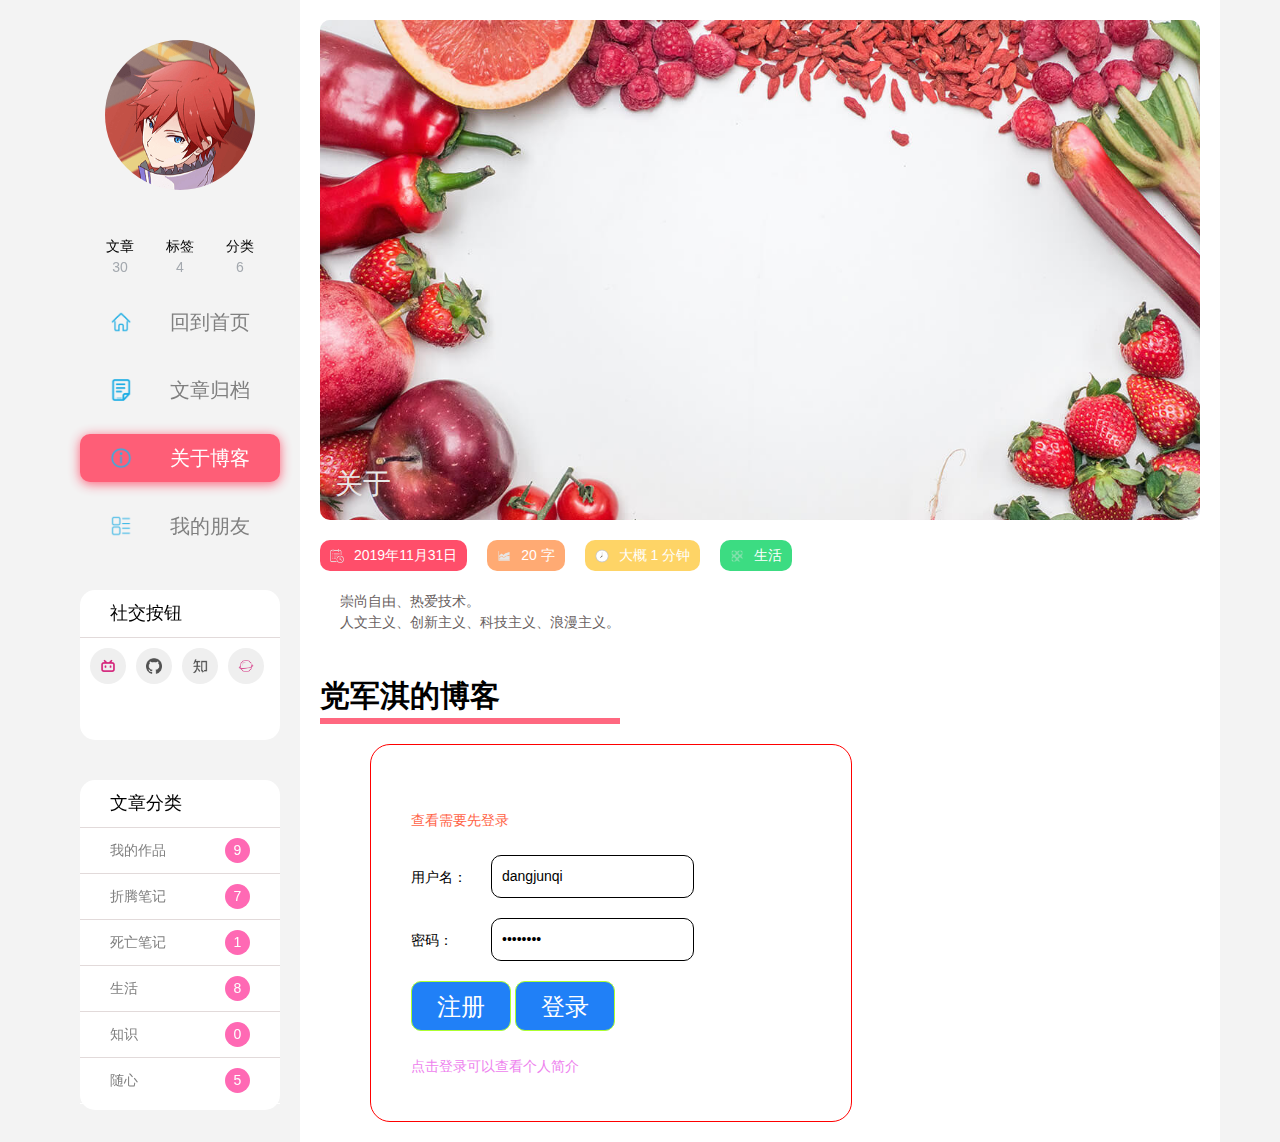
<file: about.html>
<!DOCTYPE html>
<html lang="en">
<head>
    <meta charset="UTF-8">
    <meta name="viewport" content="width=device-width, initial-scale=1.0">
    <meta http-equiv="X-UA-Compatible" content="ie=edge">
    <title>党军淇博客</title>
    <link rel="stylesheet" href="css/index.css">
    <link rel="stylesheet" href="css/body.css">
    <link rel="stylesheet" href="css/details.css">
</head>
<body style="background-color: #f3f3f3;">
    <div class="d_hearder">
        <!-- 左侧个人信息 -->
        <div class="d_header_left">
            <!-- 头像 -->
            <div class="img">
                <a href="index.html">
                    <img src="image/avatar.png" alt="" >
                </a>
            </div>
            <!-- 头像下的标签 -->
            <div class="d_biaoqian">
                <ul>
                    <li>
                        <p>文章</p>
                        <p>30</p>
                    </li>
                    <li>
                        <p>标签</p>
                        <p>4</p>
                    </li>
                    <li>
                        <p>分类</p>
                        <p>6</p>
                    </li>
                </ul>
            </div>
            <!-- 下面的导航 -->
            <div>
                <ul class="d_daohang">
                    <li title="回到首页">
                        <a href="index.html" class="d_a_gray">
                            <img src="image/shouye.png" alt="" style="width: 22px;height: 22px;">
                            <p>回到首页</p>
                        </a>  
                    </li>
                    <li title="文章归档">
                        <a href="archive.html" class="d_a_gray">
                            <img src="image/wendang.png" alt="" style="width: 22px;height: 22px;">
                            <p>文章归档</p>
                        </a> 
                    </li>
                    <li title="关于博客" class="d_color" >
                        <a href="about.html" class="d_a_white">
                            <img src="image/guanyu.png" alt="" style="width: 22px;height: 22px;">
                            <p>关于博客</p>
                        </a> 
                    </li>
                    <li title="我的朋友">
                        <a href="firend.html" class="d_a_gray">
                            <img src="image/liebiao.png" alt="" style="width: 22px;height: 22px;">
                            <p>我的朋友</p>
                        </a> 
                    </li>
                </ul>
            </div>
            <!-- 社交按钮 -->
            <div class="d_daohang d_button">
                <p>社交按钮</p>
                <div>
                    <div title="哔哩哔哩">
                        <a href="https://space.bilibili.com/33443890"><img src="image/bili.png" alt=""></a>
                    </div>
                    <div title="github">
                        <a href="https://github.com/yunxiw/yunxiw.github.io"><img src="image/github.png" alt=""></a>
                    </div>
                    <div title="知乎">
                        <a href="https://www.zhihu.com/"><img src="image/zhihu.png" alt=""></a>
                    </div>
                    <div title="博客">
                        <a href="https://yunxiw.github.io/"><img src="image/web.png" alt=""></a>
                    </div>
                </div>
            </div>
            <!-- 文章分类 -->
            <div class="d_daohang d_fenlei">
                <p>文章分类</p>
                <div>
                    <a href="">
                        <div>我的作品</div>
                        <p>9</p>
                    </a>
                </div>
                <div>
                    <a href="">
                        <div>折腾笔记</div>
                        <p>7</p>
                    </a>
                </div>
                <div>
                    <a href="">
                        <div>死亡笔记</div>
                        <p>1</p>
                    </a>
                </div>
                <div>
                    <a href="">
                        <div>生活</div>
                        <p>8</p>
                    </a>
                </div>
                <div>
                    <a href="">
                        <div>知识</div>
                        <p>0</p>
                    </a>
                </div>
                <div>
                    <a href="">
                        <div>随心</div>
                        <p>5</p>
                    </a>
                </div>
            </div>

        </div >
        <!-- 右侧内容 -->
        <div class="d_header_right">
            <div class="d_detail">
                <!-- 图片内容加内部文字 -->
                <div class="d_liebiao">
                    <a href="html/details/details.html">
                        <img src="image/af1eeb0e1efa396041f30567b14799e3.jpg" alt="">
                        <h1>关于</h1>
                    </a>
                </div>
                <!-- 下面的按钮 -->
                <ul class="d_liebiao_ul">
                    <li>
                        <img src="image/riqi.png" alt="">
                        <p>2019年11月31日</p>
                    </li>
                    <li>
                        <img src="image/61.png" alt="">
                        <p>20 字</p>
                    </li>
                    <li>
                        <img src="image/shizhong.png" alt="">
                        <p>大概 1 分钟</p>
                    </li>
                    <li>
                        <img src="image/caidan.png" alt="">
                        <p>生活</p>
                    </li>
                </ul>
                <!-- 文字说明 -->
                <div class="d_wenzi">
                    崇尚自由、热爱技术。 <br>
                    人文主义、创新主义、科技主义、浪漫主义。
                </div>
            </div>
            <!-- 第一块 -->
            <div class="d_xiangqing4">
                <h1>党军淇的博客</h1>
                <div class="d_input_box">
                    <div style="color: tomato;">查看需要先登录</div>
                    <div class="d_input">
                        <div>用户名：</div> 
                        <input type="text" value="dangjunqi"> 
                    </div>
                    <div class="d_input">
                        <div>密码： </div>
                        <input type="password" value="12345678">
                    </div>
                    <div>
                        <button>注册</button>
                        <button><a href="about1.html">登录</a></button>
                    </div>
                    <div style="color: violet;">点击登录可以查看个人简介</div>
                </div>
            </div>
        


    </div>
</body>
</html>
</file>
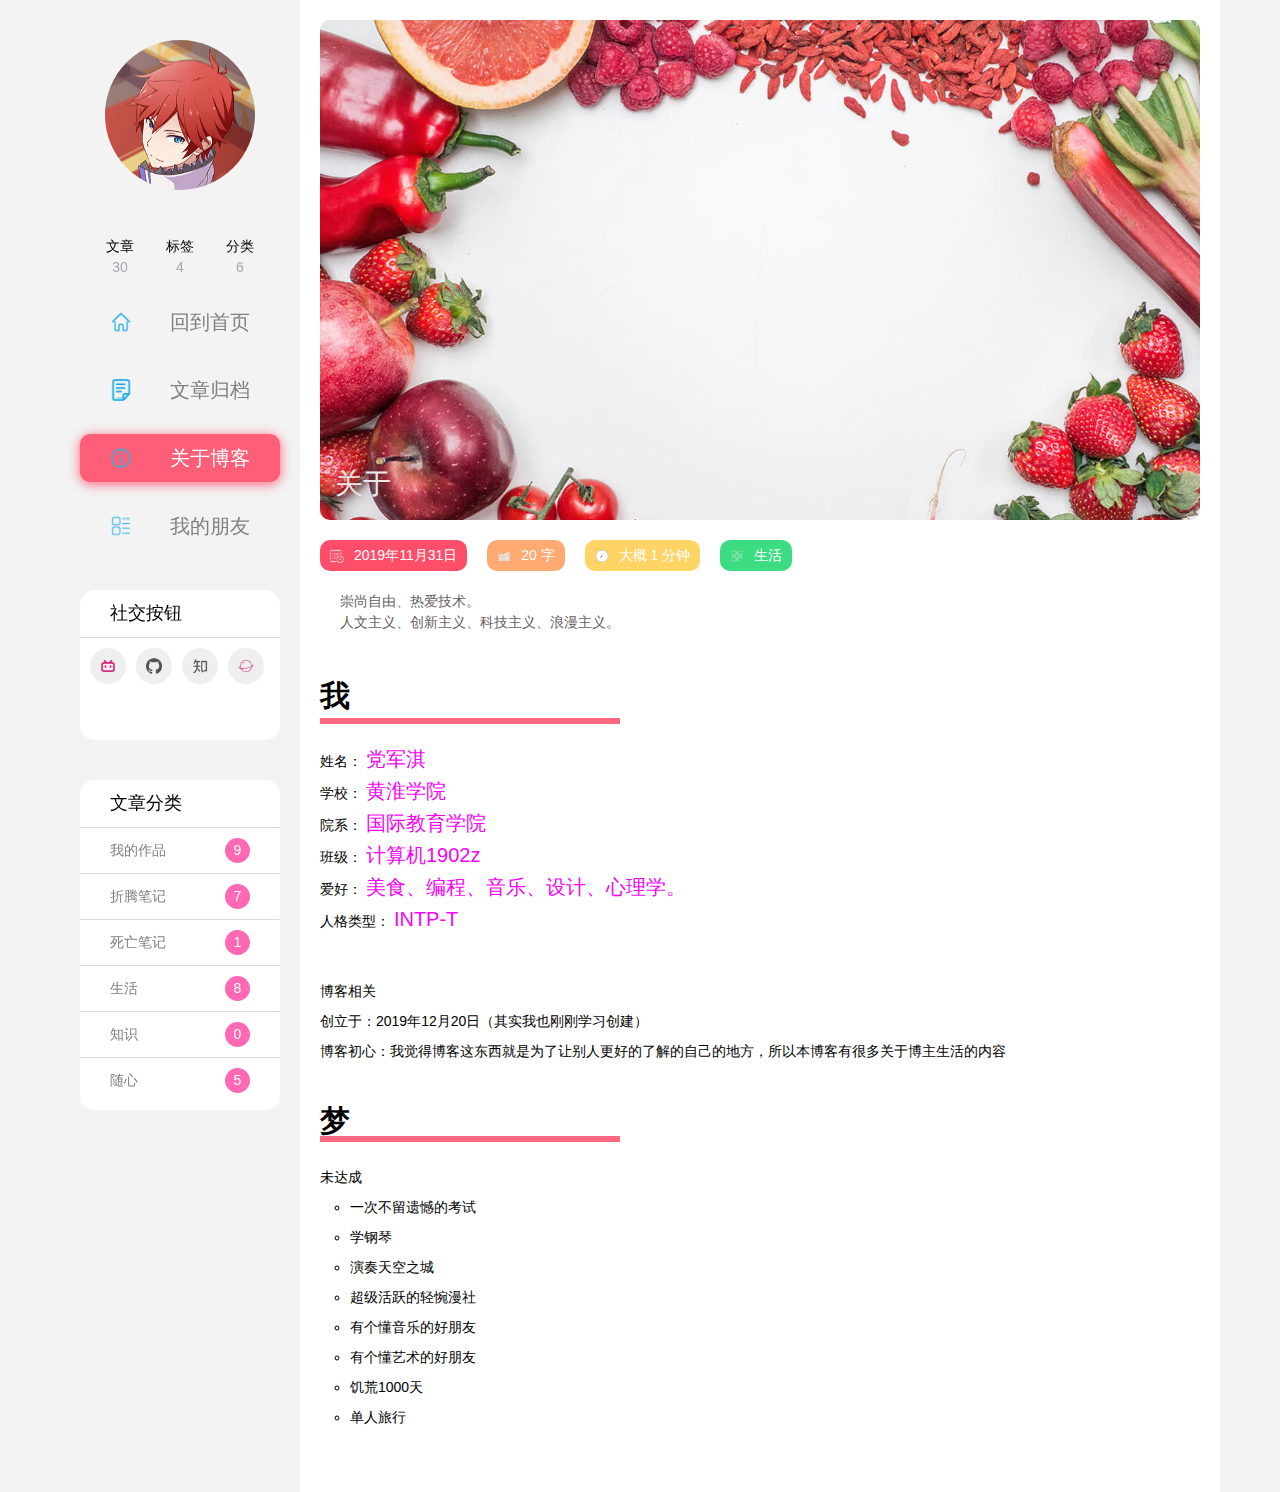
<file: about1.html>
<!DOCTYPE html>
<html lang="en">
<head>
    <meta charset="UTF-8">
    <meta name="viewport" content="width=device-width, initial-scale=1.0">
    <meta http-equiv="X-UA-Compatible" content="ie=edge">
    <title>党军淇博客</title>
    <link rel="stylesheet" href="css/index.css">
    <link rel="stylesheet" href="css/body.css">
    <link rel="stylesheet" href="css/details.css">
</head>
<body style="background-color: #f3f3f3;">
    <div class="d_hearder">
        <!-- 左侧个人信息 -->
        <div class="d_header_left">
            <!-- 头像 -->
            <div class="img">
                <a href="index.html">
                    <img src="image/avatar.png" alt="" >
                </a>
            </div>
            <!-- 头像下的标签 -->
            <div class="d_biaoqian">
                <ul>
                    <li>
                        <p>文章</p>
                        <p>30</p>
                    </li>
                    <li>
                        <p>标签</p>
                        <p>4</p>
                    </li>
                    <li>
                        <p>分类</p>
                        <p>6</p>
                    </li>
                </ul>
            </div>
            <!-- 下面的导航 -->
            <div>
                <ul class="d_daohang">
                    <li title="回到首页">
                        <a href="index.html" class="d_a_gray">
                            <img src="image/shouye.png" alt="" style="width: 22px;height: 22px;">
                            <p>回到首页</p>
                        </a>  
                    </li>
                    <li title="文章归档">
                        <a href="archive.html" class="d_a_gray">
                            <img src="image/wendang.png" alt="" style="width: 22px;height: 22px;">
                            <p>文章归档</p>
                        </a> 
                    </li>
                    <li title="关于博客" class="d_color" >
                        <a href="about.html" class="d_a_white">
                            <img src="image/guanyu.png" alt="" style="width: 22px;height: 22px;">
                            <p>关于博客</p>
                        </a> 
                    </li>
                    <li title="我的朋友">
                        <a href="firend.html" class="d_a_gray">
                            <img src="image/liebiao.png" alt="" style="width: 22px;height: 22px;">
                            <p>我的朋友</p>
                        </a> 
                    </li>
                </ul>
            </div>
            <!-- 社交按钮 -->
            <div class="d_daohang d_button">
                <p>社交按钮</p>
                <div>
                    <div title="哔哩哔哩">
                        <a href="https://space.bilibili.com/33443890"><img src="image/bili.png" alt=""></a>
                    </div>
                    <div title="github">
                        <a href="https://github.com/yunxiw/yunxiw.github.io"><img src="image/github.png" alt=""></a>
                    </div>
                    <div title="知乎">
                        <a href="https://www.zhihu.com/"><img src="image/zhihu.png" alt=""></a>
                    </div>
                    <div title="博客">
                        <a href="https://yunxiw.github.io/"><img src="image/web.png" alt=""></a>
                    </div>
                </div>
            </div>
            <!-- 文章分类 -->
            <div class="d_daohang d_fenlei">
                <p>文章分类</p>
                <div>
                    <a href="">
                        <div>我的作品</div>
                        <p>9</p>
                    </a>
                </div>
                <div>
                    <a href="">
                        <div>折腾笔记</div>
                        <p>7</p>
                    </a>
                </div>
                <div>
                    <a href="">
                        <div>死亡笔记</div>
                        <p>1</p>
                    </a>
                </div>
                <div>
                    <a href="">
                        <div>生活</div>
                        <p>8</p>
                    </a>
                </div>
                <div>
                    <a href="">
                        <div>知识</div>
                        <p>0</p>
                    </a>
                </div>
                <div>
                    <a href="">
                        <div>随心</div>
                        <p>5</p>
                    </a>
                </div>
            </div>

        </div >
        <!-- 右侧内容 -->
        <div class="d_header_right">
            <div class="d_detail">
                <!-- 图片内容加内部文字 -->
                <div class="d_liebiao">
                    <a href="html/details/details.html">
                        <img src="image/af1eeb0e1efa396041f30567b14799e3.jpg" alt="">
                        <h1>关于</h1>
                    </a>
                </div>
                <!-- 下面的按钮 -->
                <ul class="d_liebiao_ul">
                    <li>
                        <img src="image/riqi.png" alt="">
                        <p>2019年11月31日</p>
                    </li>
                    <li>
                        <img src="image/61.png" alt="">
                        <p>20 字</p>
                    </li>
                    <li>
                        <img src="image/shizhong.png" alt="">
                        <p>大概 1 分钟</p>
                    </li>
                    <li>
                        <img src="image/caidan.png" alt="">
                        <p>生活</p>
                    </li>
                </ul>
                <!-- 文字说明 -->
                <div class="d_wenzi">
                    崇尚自由、热爱技术。 <br>
                    人文主义、创新主义、科技主义、浪漫主义。
                </div>
            </div>
            <!-- 第一块 -->
            <div class="d_xiangqing4">
                <h1>我</h1>
                <div class="d_span">
                    <div>
                        <span>姓名：</span>
                        <span>党军淇</span>
                    </div>
                    <div>
                        <span>学校：</span>
                        <span>黄淮学院</span>
                    </div>
                    <div>
                        <span>院系：</span>
                        <span>国际教育学院</span>
                    </div>
                    <div>
                        <span>班级：</span>
                        <span>计算机1902z</span>
                    </div>
                    <div>
                        <span>爱好：</span>
                        <span>美食、编程、音乐、设计、心理学。</span>
                    </div>
                    <div>
                        <span>人格类型：</span>
                        <span>INTP-T</span>
                    </div>
                </div class="d_span" >
            <!-- 第二块 -->
            <div class="d_xiangqing2">
                <h1>博客相关</h1>
                <div> 
                    <div>创立于：2019年12月20日（其实我也刚刚学习创建）</div>
                    <div>博客初心：我觉得博客这东西就是为了让别人更好的了解的自己的地方，所以本博客有很多关于博主生活的内容</div>
                </div>
            </div>
            <!-- 第三块 -->
            <div class="d_xiangqing4">
                <h1>梦</h1>
                <div>
                    <h1>未达成</h1>
                    <ul style="list-style: circle;margin-left: 30px;">
                        <li>一次不留遗憾的考试</li>
                        <li>学钢琴</li>
                        <li>演奏天空之城</li>
                        <li>超级活跃的轻惋漫社</li>
                        <li>有个懂音乐的好朋友</li>
                        <li>有个懂艺术的好朋友</li>
                        <li>饥荒1000天</li>
                        <li>单人旅行</li>
                    </ul>
                </div>
            </div>
        </div>
        


    </div>
</body>
</html>
</file>
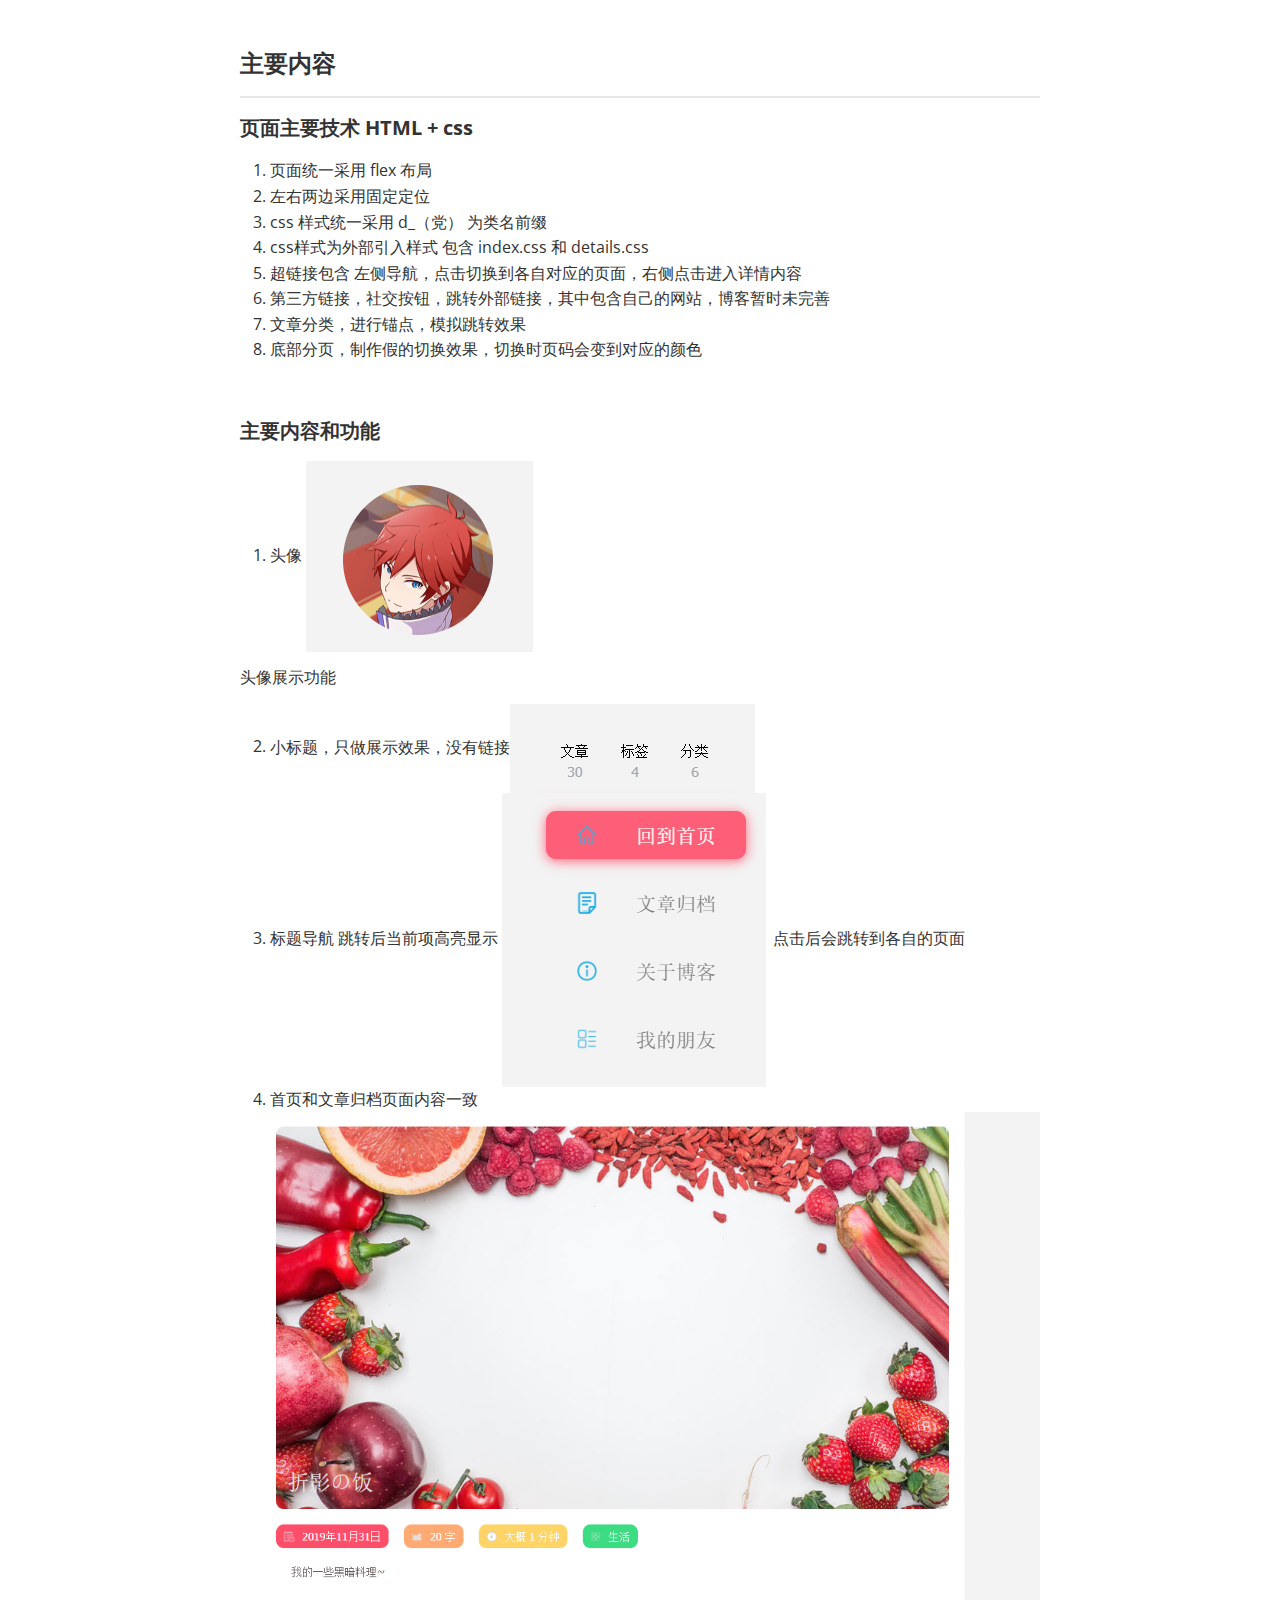
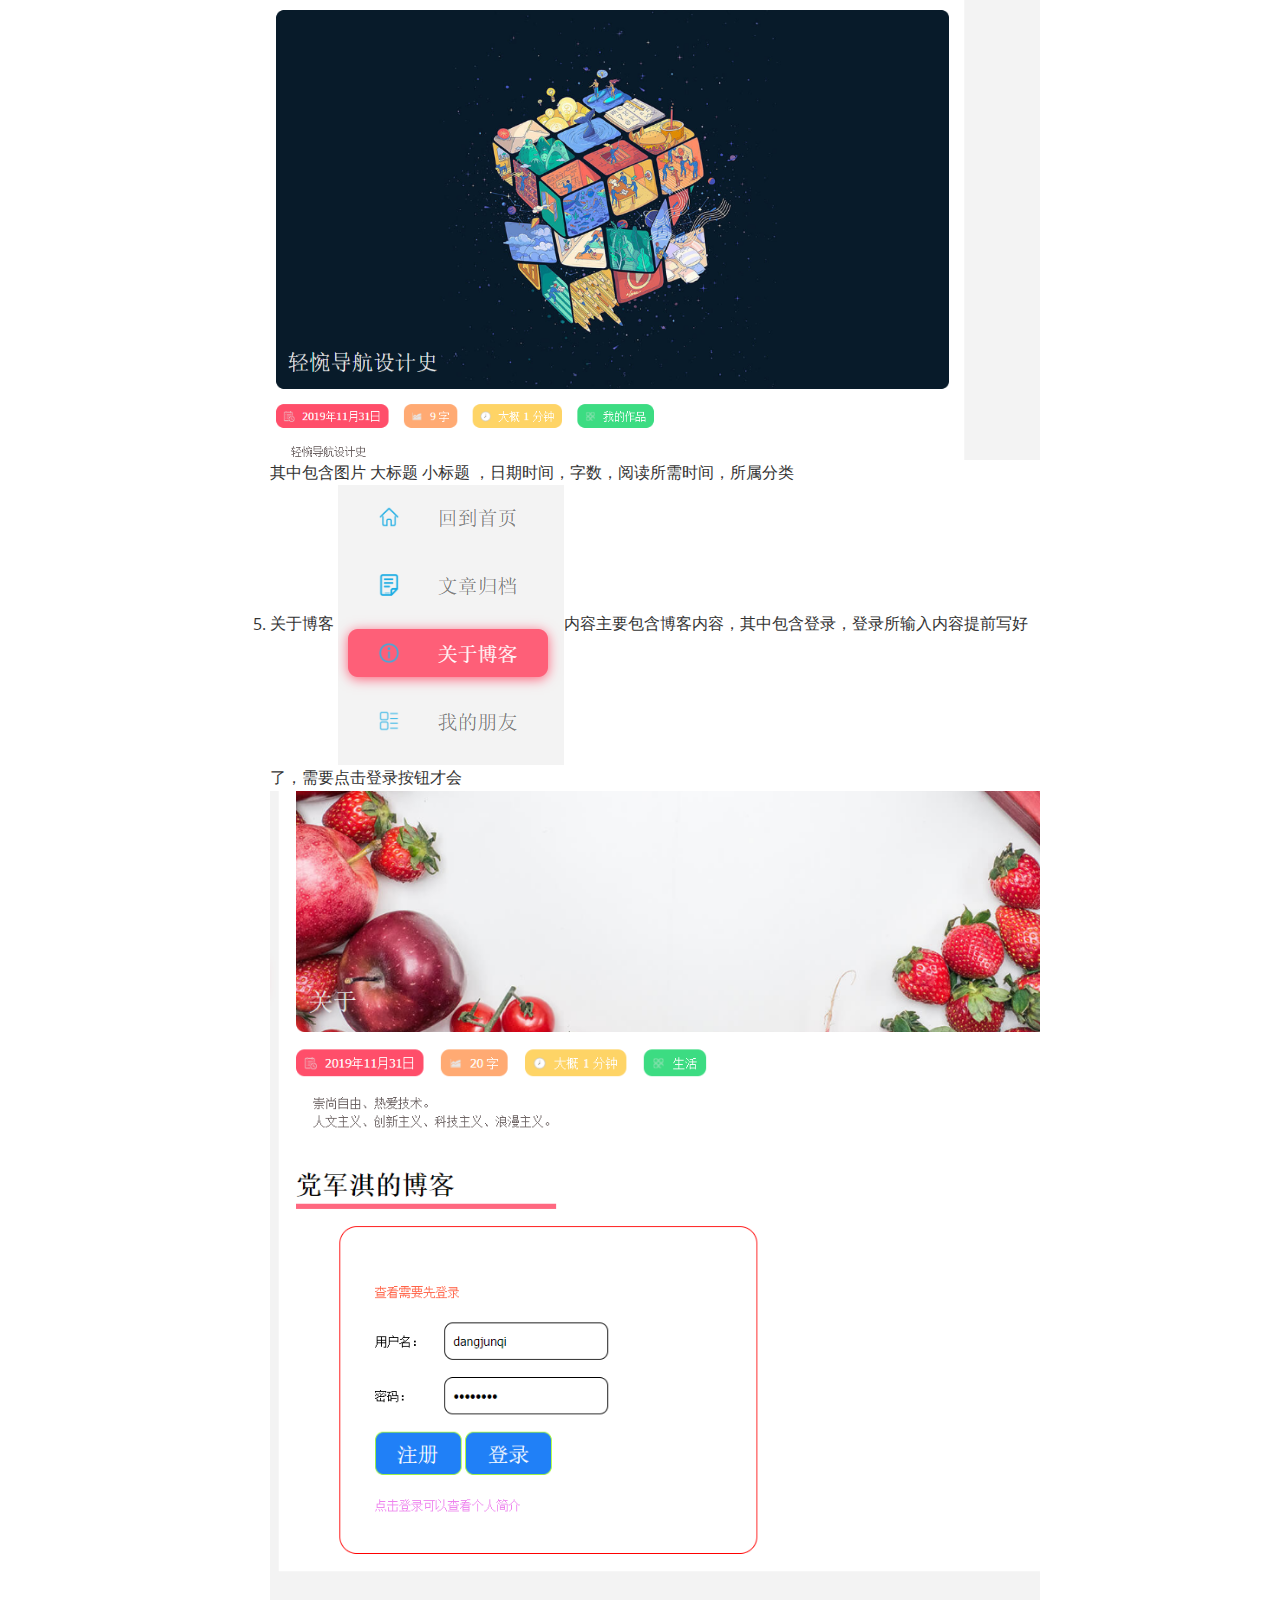
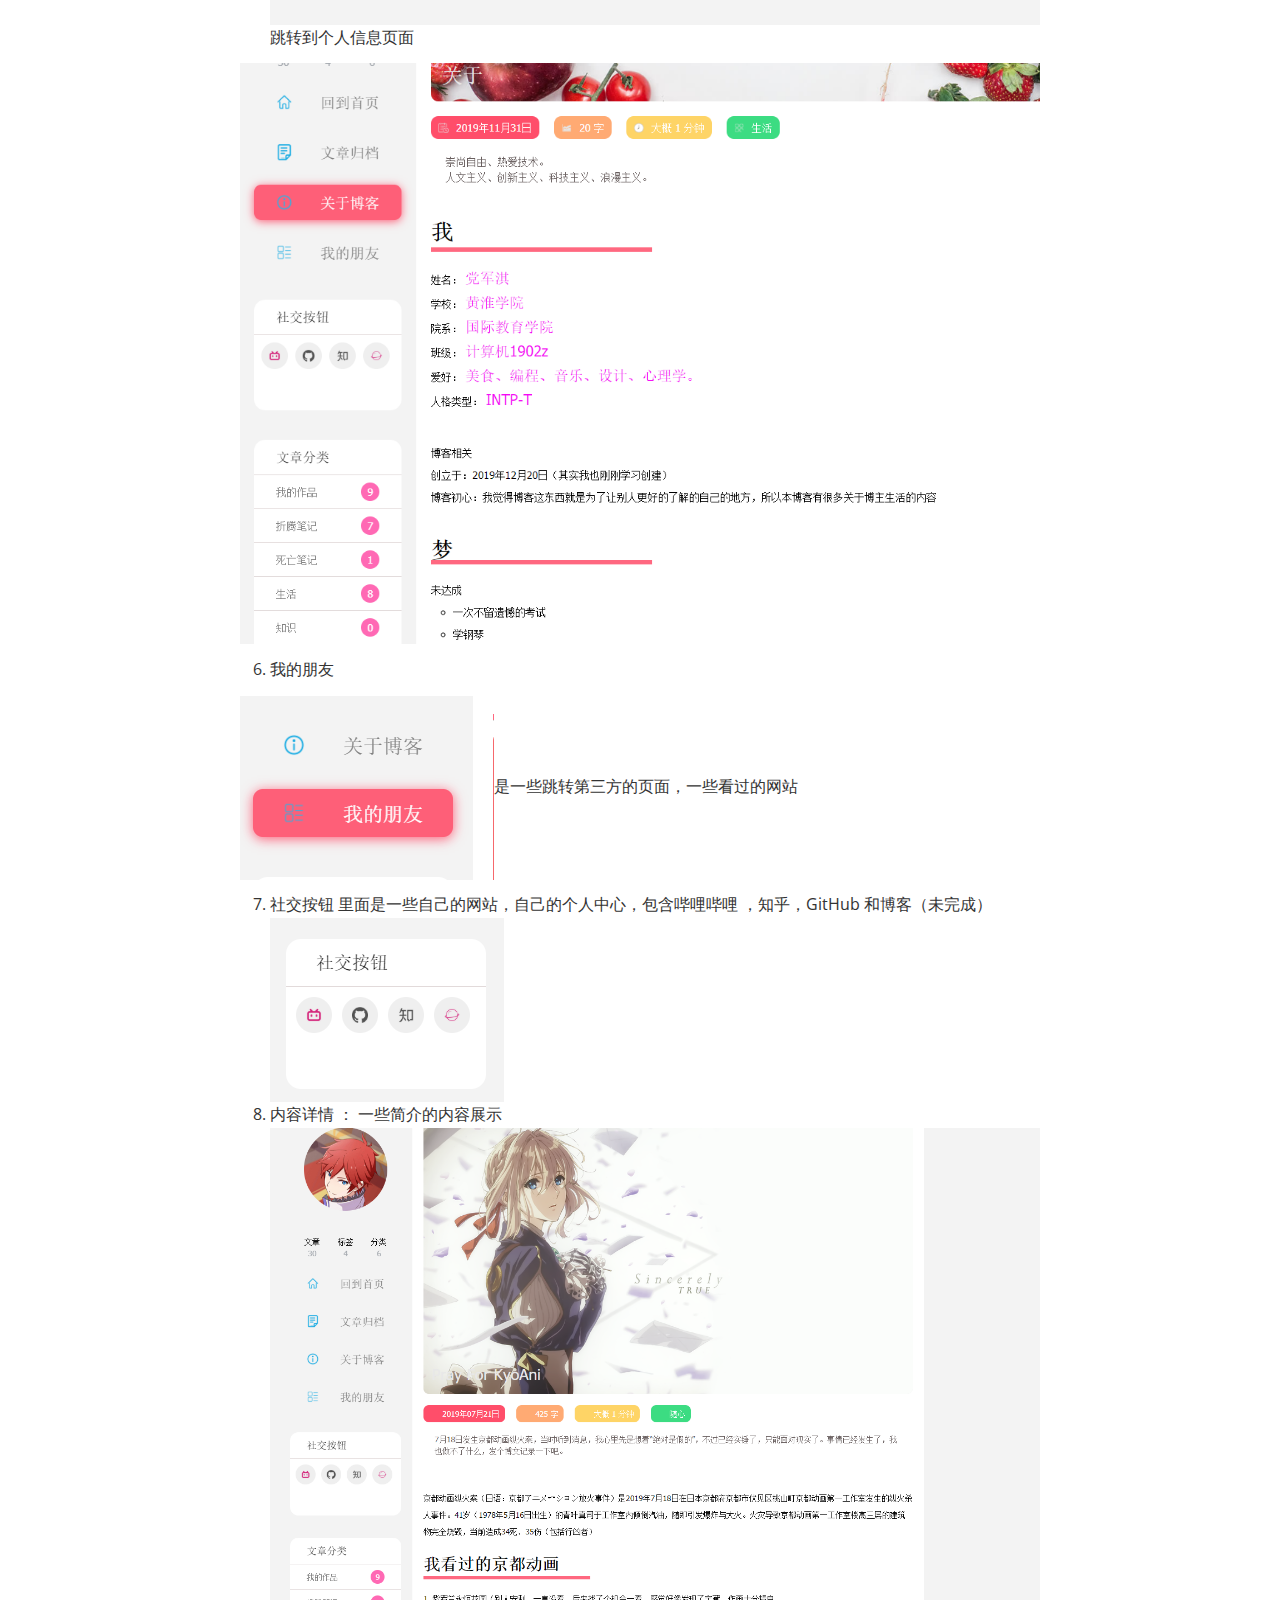
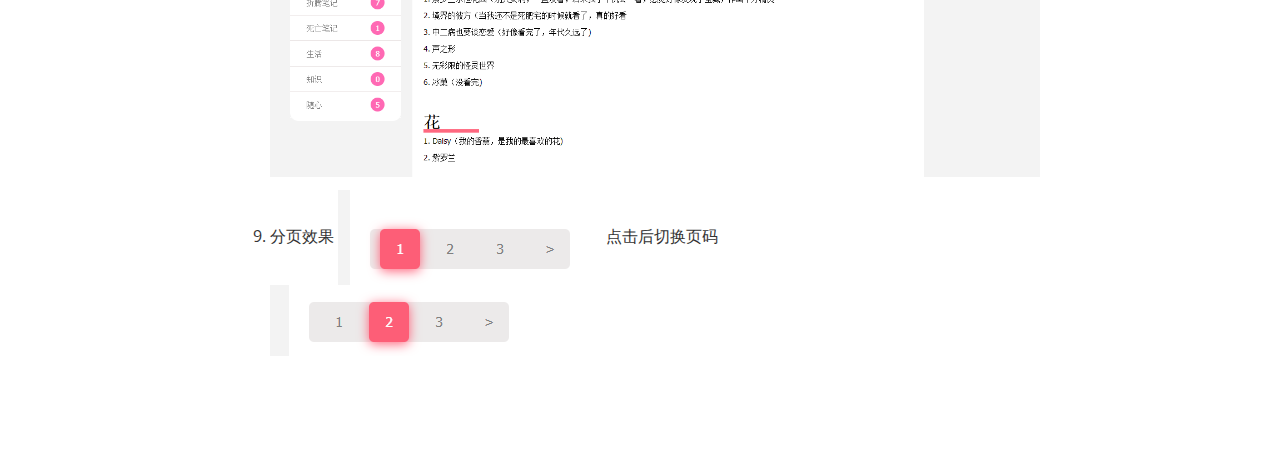
<file: 说明文档/说明文档.html>
<!doctype html>
<html>
<head>
<meta charset='UTF-8'><meta name='viewport' content='width=device-width initial-scale=1'>
<title>说明文档</title><link href='https://fonts.loli.net/css?family=Open+Sans:400italic,700italic,700,400&subset=latin,latin-ext' rel='stylesheet' type='text/css' /><style type='text/css'>html {overflow-x: initial !important;}:root { --bg-color:#ffffff; --text-color:#333333; --select-text-bg-color:#B5D6FC; --select-text-font-color:auto; --monospace:"Lucida Console",Consolas,"Courier",monospace; }
html { font-size: 14px; background-color: var(--bg-color); color: var(--text-color); font-family: "Helvetica Neue", Helvetica, Arial, sans-serif; -webkit-font-smoothing: antialiased; }
body { margin: 0px; padding: 0px; height: auto; bottom: 0px; top: 0px; left: 0px; right: 0px; font-size: 1rem; line-height: 1.42857; overflow-x: hidden; background: inherit; tab-size: 4; }
iframe { margin: auto; }
a.url { word-break: break-all; }
a:active, a:hover { outline: 0px; }
.in-text-selection, ::selection { text-shadow: none; background: var(--select-text-bg-color); color: var(--select-text-font-color); }
#write { margin: 0px auto; height: auto; width: inherit; word-break: normal; overflow-wrap: break-word; position: relative; white-space: normal; overflow-x: visible; padding-top: 40px; }
#write.first-line-indent p { text-indent: 2em; }
#write.first-line-indent li p, #write.first-line-indent p * { text-indent: 0px; }
#write.first-line-indent li { margin-left: 2em; }
.for-image #write { padding-left: 8px; padding-right: 8px; }
body.typora-export { padding-left: 30px; padding-right: 30px; }
.typora-export .footnote-line, .typora-export li, .typora-export p { white-space: pre-wrap; }
@media screen and (max-width: 500px) {
  body.typora-export { padding-left: 0px; padding-right: 0px; }
  #write { padding-left: 20px; padding-right: 20px; }
  .CodeMirror-sizer { margin-left: 0px !important; }
  .CodeMirror-gutters { display: none !important; }
}
#write li > figure:last-child { margin-bottom: 0.5rem; }
#write ol, #write ul { position: relative; }
img { max-width: 100%; vertical-align: middle; }
button, input, select, textarea { color: inherit; font: inherit; }
input[type="checkbox"], input[type="radio"] { line-height: normal; padding: 0px; }
*, ::after, ::before { box-sizing: border-box; }
#write h1, #write h2, #write h3, #write h4, #write h5, #write h6, #write p, #write pre { width: inherit; }
#write h1, #write h2, #write h3, #write h4, #write h5, #write h6, #write p { position: relative; }
p { line-height: inherit; }
h1, h2, h3, h4, h5, h6 { break-after: avoid-page; break-inside: avoid; orphans: 2; }
p { orphans: 4; }
h1 { font-size: 2rem; }
h2 { font-size: 1.8rem; }
h3 { font-size: 1.6rem; }
h4 { font-size: 1.4rem; }
h5 { font-size: 1.2rem; }
h6 { font-size: 1rem; }
.md-math-block, .md-rawblock, h1, h2, h3, h4, h5, h6, p { margin-top: 1rem; margin-bottom: 1rem; }
.hidden { display: none; }
.md-blockmeta { color: rgb(204, 204, 204); font-weight: 700; font-style: italic; }
a { cursor: pointer; }
sup.md-footnote { padding: 2px 4px; background-color: rgba(238, 238, 238, 0.7); color: rgb(85, 85, 85); border-radius: 4px; cursor: pointer; }
sup.md-footnote a, sup.md-footnote a:hover { color: inherit; text-transform: inherit; text-decoration: inherit; }
#write input[type="checkbox"] { cursor: pointer; width: inherit; height: inherit; }
figure { overflow-x: auto; margin: 1.2em 0px; max-width: calc(100% + 16px); padding: 0px; }
figure > table { margin: 0px !important; }
tr { break-inside: avoid; break-after: auto; }
thead { display: table-header-group; }
table { border-collapse: collapse; border-spacing: 0px; width: 100%; overflow: auto; break-inside: auto; text-align: left; }
table.md-table td { min-width: 32px; }
.CodeMirror-gutters { border-right: 0px; background-color: inherit; }
.CodeMirror-linenumber { user-select: none; }
.CodeMirror { text-align: left; }
.CodeMirror-placeholder { opacity: 0.3; }
.CodeMirror pre { padding: 0px 4px; }
.CodeMirror-lines { padding: 0px; }
div.hr:focus { cursor: none; }
#write pre { white-space: pre-wrap; }
#write.fences-no-line-wrapping pre { white-space: pre; }
#write pre.ty-contain-cm { white-space: normal; }
.CodeMirror-gutters { margin-right: 4px; }
.md-fences { font-size: 0.9rem; display: block; break-inside: avoid; text-align: left; overflow: visible; white-space: pre; background: inherit; position: relative !important; }
.md-diagram-panel { width: 100%; margin-top: 10px; text-align: center; padding-top: 0px; padding-bottom: 8px; overflow-x: auto; }
#write .md-fences.mock-cm { white-space: pre-wrap; }
.md-fences.md-fences-with-lineno { padding-left: 0px; }
#write.fences-no-line-wrapping .md-fences.mock-cm { white-space: pre; overflow-x: auto; }
.md-fences.mock-cm.md-fences-with-lineno { padding-left: 8px; }
.CodeMirror-line, twitterwidget { break-inside: avoid; }
.footnotes { opacity: 0.8; font-size: 0.9rem; margin-top: 1em; margin-bottom: 1em; }
.footnotes + .footnotes { margin-top: 0px; }
.md-reset { margin: 0px; padding: 0px; border: 0px; outline: 0px; vertical-align: top; background: 0px 0px; text-decoration: none; text-shadow: none; float: none; position: static; width: auto; height: auto; white-space: nowrap; cursor: inherit; -webkit-tap-highlight-color: transparent; line-height: normal; font-weight: 400; text-align: left; box-sizing: content-box; direction: ltr; }
li div { padding-top: 0px; }
blockquote { margin: 1rem 0px; }
li .mathjax-block, li p { margin: 0.5rem 0px; }
li { margin: 0px; position: relative; }
blockquote > :last-child { margin-bottom: 0px; }
blockquote > :first-child, li > :first-child { margin-top: 0px; }
.footnotes-area { color: rgb(136, 136, 136); margin-top: 0.714rem; padding-bottom: 0.143rem; white-space: normal; }
#write .footnote-line { white-space: pre-wrap; }
@media print {
  body, html { border: 1px solid transparent; height: 99%; break-after: avoid; break-before: avoid; }
  #write { margin-top: 0px; padding-top: 0px; border-color: transparent !important; }
  .typora-export * { -webkit-print-color-adjust: exact; }
  html.blink-to-pdf { font-size: 13px; }
  .typora-export #write { padding-left: 32px; padding-right: 32px; padding-bottom: 0px; break-after: avoid; }
  .typora-export #write::after { height: 0px; }
}
.footnote-line { margin-top: 0.714em; font-size: 0.7em; }
a img, img a { cursor: pointer; }
pre.md-meta-block { font-size: 0.8rem; min-height: 0.8rem; white-space: pre-wrap; background: rgb(204, 204, 204); display: block; overflow-x: hidden; }
p > .md-image:only-child:not(.md-img-error) img, p > img:only-child { display: block; margin: auto; }
p > .md-image:only-child { display: inline-block; width: 100%; }
#write .MathJax_Display { margin: 0.8em 0px 0px; }
.md-math-block { width: 100%; }
.md-math-block:not(:empty)::after { display: none; }
[contenteditable="true"]:active, [contenteditable="true"]:focus { outline: 0px; box-shadow: none; }
.md-task-list-item { position: relative; list-style-type: none; }
.task-list-item.md-task-list-item { padding-left: 0px; }
.md-task-list-item > input { position: absolute; top: 0px; left: 0px; margin-left: -1.2em; margin-top: calc(1em - 10px); border: none; }
.math { font-size: 1rem; }
.md-toc { min-height: 3.58rem; position: relative; font-size: 0.9rem; border-radius: 10px; }
.md-toc-content { position: relative; margin-left: 0px; }
.md-toc-content::after, .md-toc::after { display: none; }
.md-toc-item { display: block; color: rgb(65, 131, 196); }
.md-toc-item a { text-decoration: none; }
.md-toc-inner:hover { text-decoration: underline; }
.md-toc-inner { display: inline-block; cursor: pointer; }
.md-toc-h1 .md-toc-inner { margin-left: 0px; font-weight: 700; }
.md-toc-h2 .md-toc-inner { margin-left: 2em; }
.md-toc-h3 .md-toc-inner { margin-left: 4em; }
.md-toc-h4 .md-toc-inner { margin-left: 6em; }
.md-toc-h5 .md-toc-inner { margin-left: 8em; }
.md-toc-h6 .md-toc-inner { margin-left: 10em; }
@media screen and (max-width: 48em) {
  .md-toc-h3 .md-toc-inner { margin-left: 3.5em; }
  .md-toc-h4 .md-toc-inner { margin-left: 5em; }
  .md-toc-h5 .md-toc-inner { margin-left: 6.5em; }
  .md-toc-h6 .md-toc-inner { margin-left: 8em; }
}
a.md-toc-inner { font-size: inherit; font-style: inherit; font-weight: inherit; line-height: inherit; }
.footnote-line a:not(.reversefootnote) { color: inherit; }
.md-attr { display: none; }
.md-fn-count::after { content: "."; }
code, pre, samp, tt { font-family: var(--monospace); }
kbd { margin: 0px 0.1em; padding: 0.1em 0.6em; font-size: 0.8em; color: rgb(36, 39, 41); background: rgb(255, 255, 255); border: 1px solid rgb(173, 179, 185); border-radius: 3px; box-shadow: rgba(12, 13, 14, 0.2) 0px 1px 0px, rgb(255, 255, 255) 0px 0px 0px 2px inset; white-space: nowrap; vertical-align: middle; }
.md-comment { color: rgb(162, 127, 3); opacity: 0.8; font-family: var(--monospace); }
code { text-align: left; vertical-align: initial; }
a.md-print-anchor { white-space: pre !important; border-width: initial !important; border-style: none !important; border-color: initial !important; display: inline-block !important; position: absolute !important; width: 1px !important; right: 0px !important; outline: 0px !important; background: 0px 0px !important; text-decoration: initial !important; text-shadow: initial !important; }
.md-inline-math .MathJax_SVG .noError { display: none !important; }
.html-for-mac .inline-math-svg .MathJax_SVG { vertical-align: 0.2px; }
.md-math-block .MathJax_SVG_Display { text-align: center; margin: 0px; position: relative; text-indent: 0px; max-width: none; max-height: none; min-height: 0px; min-width: 100%; width: auto; overflow-y: hidden; display: block !important; }
.MathJax_SVG_Display, .md-inline-math .MathJax_SVG_Display { width: auto; margin: inherit; display: inline-block !important; }
.MathJax_SVG .MJX-monospace { font-family: var(--monospace); }
.MathJax_SVG .MJX-sans-serif { font-family: sans-serif; }
.MathJax_SVG { display: inline; font-style: normal; font-weight: 400; line-height: normal; zoom: 90%; text-indent: 0px; text-align: left; text-transform: none; letter-spacing: normal; word-spacing: normal; overflow-wrap: normal; white-space: nowrap; float: none; direction: ltr; max-width: none; max-height: none; min-width: 0px; min-height: 0px; border: 0px; padding: 0px; margin: 0px; }
.MathJax_SVG * { transition: none 0s ease 0s; }
.MathJax_SVG_Display svg { vertical-align: middle !important; margin-bottom: 0px !important; margin-top: 0px !important; }
.os-windows.monocolor-emoji .md-emoji { font-family: "Segoe UI Symbol", sans-serif; }
.md-diagram-panel > svg { max-width: 100%; }
[lang="mermaid"] svg, [lang="flow"] svg { max-width: 100%; height: auto; }
[lang="mermaid"] .node text { font-size: 1rem; }
table tr th { border-bottom: 0px; }
video { max-width: 100%; display: block; margin: 0px auto; }
iframe { max-width: 100%; width: 100%; border: none; }
.highlight td, .highlight tr { border: 0px; }


:root { --side-bar-bg-color: #fafafa; --control-text-color: #777; }
html { font-size: 16px; }
body { font-family: "Open Sans", "Clear Sans", "Helvetica Neue", Helvetica, Arial, sans-serif; color: rgb(51, 51, 51); line-height: 1.6; }
#write { max-width: 860px; margin: 0px auto; padding: 30px 30px 100px; }
#write > ul:first-child, #write > ol:first-child { margin-top: 30px; }
a { color: rgb(65, 131, 196); }
h1, h2, h3, h4, h5, h6 { position: relative; margin-top: 1rem; margin-bottom: 1rem; font-weight: bold; line-height: 1.4; cursor: text; }
h1:hover a.anchor, h2:hover a.anchor, h3:hover a.anchor, h4:hover a.anchor, h5:hover a.anchor, h6:hover a.anchor { text-decoration: none; }
h1 tt, h1 code { font-size: inherit; }
h2 tt, h2 code { font-size: inherit; }
h3 tt, h3 code { font-size: inherit; }
h4 tt, h4 code { font-size: inherit; }
h5 tt, h5 code { font-size: inherit; }
h6 tt, h6 code { font-size: inherit; }
h1 { padding-bottom: 0.3em; font-size: 2.25em; line-height: 1.2; border-bottom: 1px solid rgb(238, 238, 238); }
h2 { padding-bottom: 0.3em; font-size: 1.75em; line-height: 1.225; border-bottom: 1px solid rgb(238, 238, 238); }
h3 { font-size: 1.5em; line-height: 1.43; }
h4 { font-size: 1.25em; }
h5 { font-size: 1em; }
h6 { font-size: 1em; color: rgb(119, 119, 119); }
p, blockquote, ul, ol, dl, table { margin: 0.8em 0px; }
li > ol, li > ul { margin: 0px; }
hr { height: 2px; padding: 0px; margin: 16px 0px; background-color: rgb(231, 231, 231); border: 0px none; overflow: hidden; box-sizing: content-box; }
li p.first { display: inline-block; }
ul, ol { padding-left: 30px; }
ul:first-child, ol:first-child { margin-top: 0px; }
ul:last-child, ol:last-child { margin-bottom: 0px; }
blockquote { border-left: 4px solid rgb(223, 226, 229); padding: 0px 15px; color: rgb(119, 119, 119); }
blockquote blockquote { padding-right: 0px; }
table { padding: 0px; word-break: initial; }
table tr { border-top: 1px solid rgb(223, 226, 229); margin: 0px; padding: 0px; }
table tr:nth-child(2n), thead { background-color: rgb(248, 248, 248); }
table tr th { font-weight: bold; border-width: 1px 1px 0px; border-top-style: solid; border-right-style: solid; border-left-style: solid; border-top-color: rgb(223, 226, 229); border-right-color: rgb(223, 226, 229); border-left-color: rgb(223, 226, 229); border-image: initial; border-bottom-style: initial; border-bottom-color: initial; margin: 0px; padding: 6px 13px; }
table tr td { border: 1px solid rgb(223, 226, 229); margin: 0px; padding: 6px 13px; }
table tr th:first-child, table tr td:first-child { margin-top: 0px; }
table tr th:last-child, table tr td:last-child { margin-bottom: 0px; }
.CodeMirror-lines { padding-left: 4px; }
.code-tooltip { box-shadow: rgba(0, 28, 36, 0.3) 0px 1px 1px 0px; border-top: 1px solid rgb(238, 242, 242); }
.md-fences, code, tt { border: 1px solid rgb(231, 234, 237); background-color: rgb(248, 248, 248); border-radius: 3px; padding: 2px 4px 0px; font-size: 0.9em; }
code { background-color: rgb(243, 244, 244); padding: 0px 2px; }
.md-fences { margin-bottom: 15px; margin-top: 15px; padding-top: 8px; padding-bottom: 6px; }
.md-task-list-item > input { margin-left: -1.3em; }
@media print {
  html { font-size: 13px; }
  table, pre { break-inside: avoid; }
  pre { overflow-wrap: break-word; }
}
.md-fences { background-color: rgb(248, 248, 248); }
#write pre.md-meta-block { padding: 1rem; font-size: 85%; line-height: 1.45; background-color: rgb(247, 247, 247); border: 0px; border-radius: 3px; color: rgb(119, 119, 119); margin-top: 0px !important; }
.mathjax-block > .code-tooltip { bottom: 0.375rem; }
.md-mathjax-midline { background: rgb(250, 250, 250); }
#write > h3.md-focus::before { left: -1.5625rem; top: 0.375rem; }
#write > h4.md-focus::before { left: -1.5625rem; top: 0.285714rem; }
#write > h5.md-focus::before { left: -1.5625rem; top: 0.285714rem; }
#write > h6.md-focus::before { left: -1.5625rem; top: 0.285714rem; }
.md-image > .md-meta { border-radius: 3px; padding: 2px 0px 0px 4px; font-size: 0.9em; color: inherit; }
.md-tag { color: rgb(167, 167, 167); opacity: 1; }
.md-toc { margin-top: 20px; padding-bottom: 20px; }
.sidebar-tabs { border-bottom: none; }
#typora-quick-open { border: 1px solid rgb(221, 221, 221); background-color: rgb(248, 248, 248); }
#typora-quick-open-item { background-color: rgb(250, 250, 250); border-color: rgb(254, 254, 254) rgb(229, 229, 229) rgb(229, 229, 229) rgb(238, 238, 238); border-style: solid; border-width: 1px; }
.on-focus-mode blockquote { border-left-color: rgba(85, 85, 85, 0.12); }
header, .context-menu, .megamenu-content, footer { font-family: "Segoe UI", Arial, sans-serif; }
.file-node-content:hover .file-node-icon, .file-node-content:hover .file-node-open-state { visibility: visible; }
.mac-seamless-mode #typora-sidebar { background-color: var(--side-bar-bg-color); }
.md-lang { color: rgb(180, 101, 77); }
.html-for-mac .context-menu { --item-hover-bg-color: #E6F0FE; }
#md-notification .btn { border: 0px; }
.dropdown-menu .divider { border-color: rgb(229, 229, 229); }
.ty-preferences .window-content { background-color: rgb(250, 250, 250); }
.ty-preferences .nav-group-item.active { color: white; background: rgb(153, 153, 153); }

 .typora-export li, .typora-export p, .typora-export,  .footnote-line {white-space: normal;} 
</style>
</head>
<body class='typora-export os-windows' >
<div  id='write'  class = 'is-node'><h3><a name="主要内容" class="md-header-anchor"></a><span>主要内容</span></h3><hr /><h4><a name="页面主要技术--html--css" class="md-header-anchor"></a><span>页面主要技术  HTML + css</span></h4><ol start='' ><li><span>页面统一采用 flex 布局</span></li><li><span>左右两边采用固定定位</span></li><li><span>css 样式统一采用 d_（党） 为类名前缀</span></li><li><span>css样式为外部引入样式 包含 index.css 和 details.css</span></li><li><span>超链接包含 左侧导航，点击切换到各自对应的页面，右侧点击进入详情内容</span></li><li><span>第三方链接，社交按钮，跳转外部链接，其中包含自己的网站，博客暂时未完善</span></li><li><span>文章分类，进行锚点，模拟跳转效果</span></li><li><span>底部分页，制作假的切换效果，切换时页码会变到对应的颜色</span></li></ol><p>&nbsp;</p><h4><a name="主要内容和功能" class="md-header-anchor"></a><span>主要内容和功能</span></h4><ol start='' ><li><span>头像  </span><img src="touxiang.png" referrerpolicy="no-referrer" alt="touxiang"></li></ol><p><span>头像展示功能</span></p><ol start='2' ><li><span>小标题，只做展示效果，没有链接</span><img src="small.png" referrerpolicy="no-referrer" alt="small"></li><li><span>标题导航  跳转后当前项高亮显示 </span><img src="daohang.png" referrerpolicy="no-referrer" alt="daohang"><span>点击后会跳转到各自的页面</span></li><li><span>首页和文章归档页面内容一致 </span><img src="neirong.png" referrerpolicy="no-referrer" alt="neirong"><span>其中包含图片 大标题 小标题 ，日期时间，字数，阅读所需时间，所属分类</span></li><li><span>关于博客 </span><img src="about.png" referrerpolicy="no-referrer" alt="about"><span>内容主要包含博客内容，其中包含登录，登录所输入内容提前写好了，需要点击登录按钮才会</span><img src="denglu.png" referrerpolicy="no-referrer" alt="denglu"><span>跳转到个人信息页面</span></li></ol><p><img src="me.png" referrerpolicy="no-referrer" alt="me"></p><ol start='6' ><li><span>我的朋友</span></li></ol><p><img src="friend.png" referrerpolicy="no-referrer" alt="friend"><span>是一些跳转第三方的页面，一些看过的网站</span></p><ol start='7' ><li><span>社交按钮 里面是一些自己的网站，自己的个人中心，包含哔哩哔哩 ，知乎，GitHub 和博客（未完成）</span><img src="shejiao.png" referrerpolicy="no-referrer" alt="shejiao"></li><li><span>内容详情 ： 一些简介的内容展示</span><img src="zhanshi.png" referrerpolicy="no-referrer" alt="zhanshi"></li></ol><ol start='9' ><li><span>分页效果 </span><img src="fenye1.png" referrerpolicy="no-referrer" alt="fenye1"><span>点击后切换页码</span><img src="fenye2.png" referrerpolicy="no-referrer" alt="fenye2"></li></ol></div>
</body>
</html>
</file>
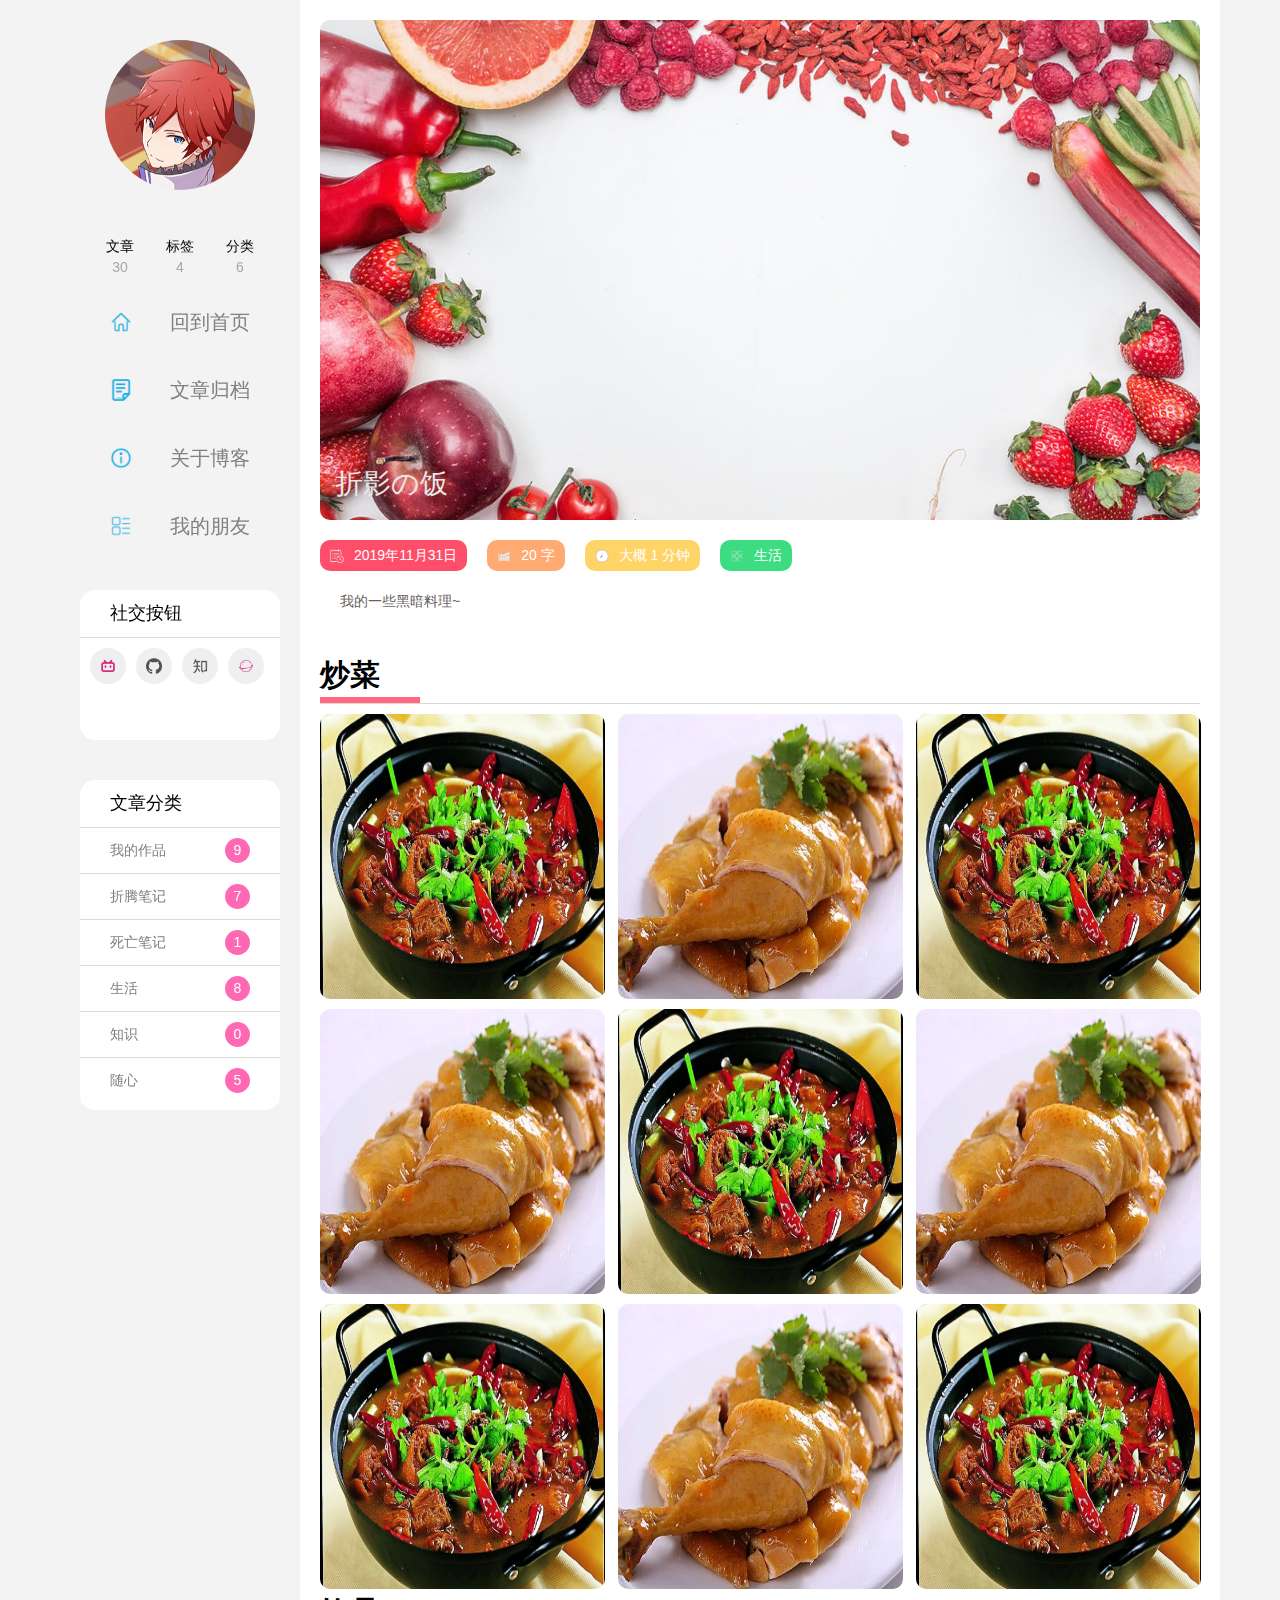
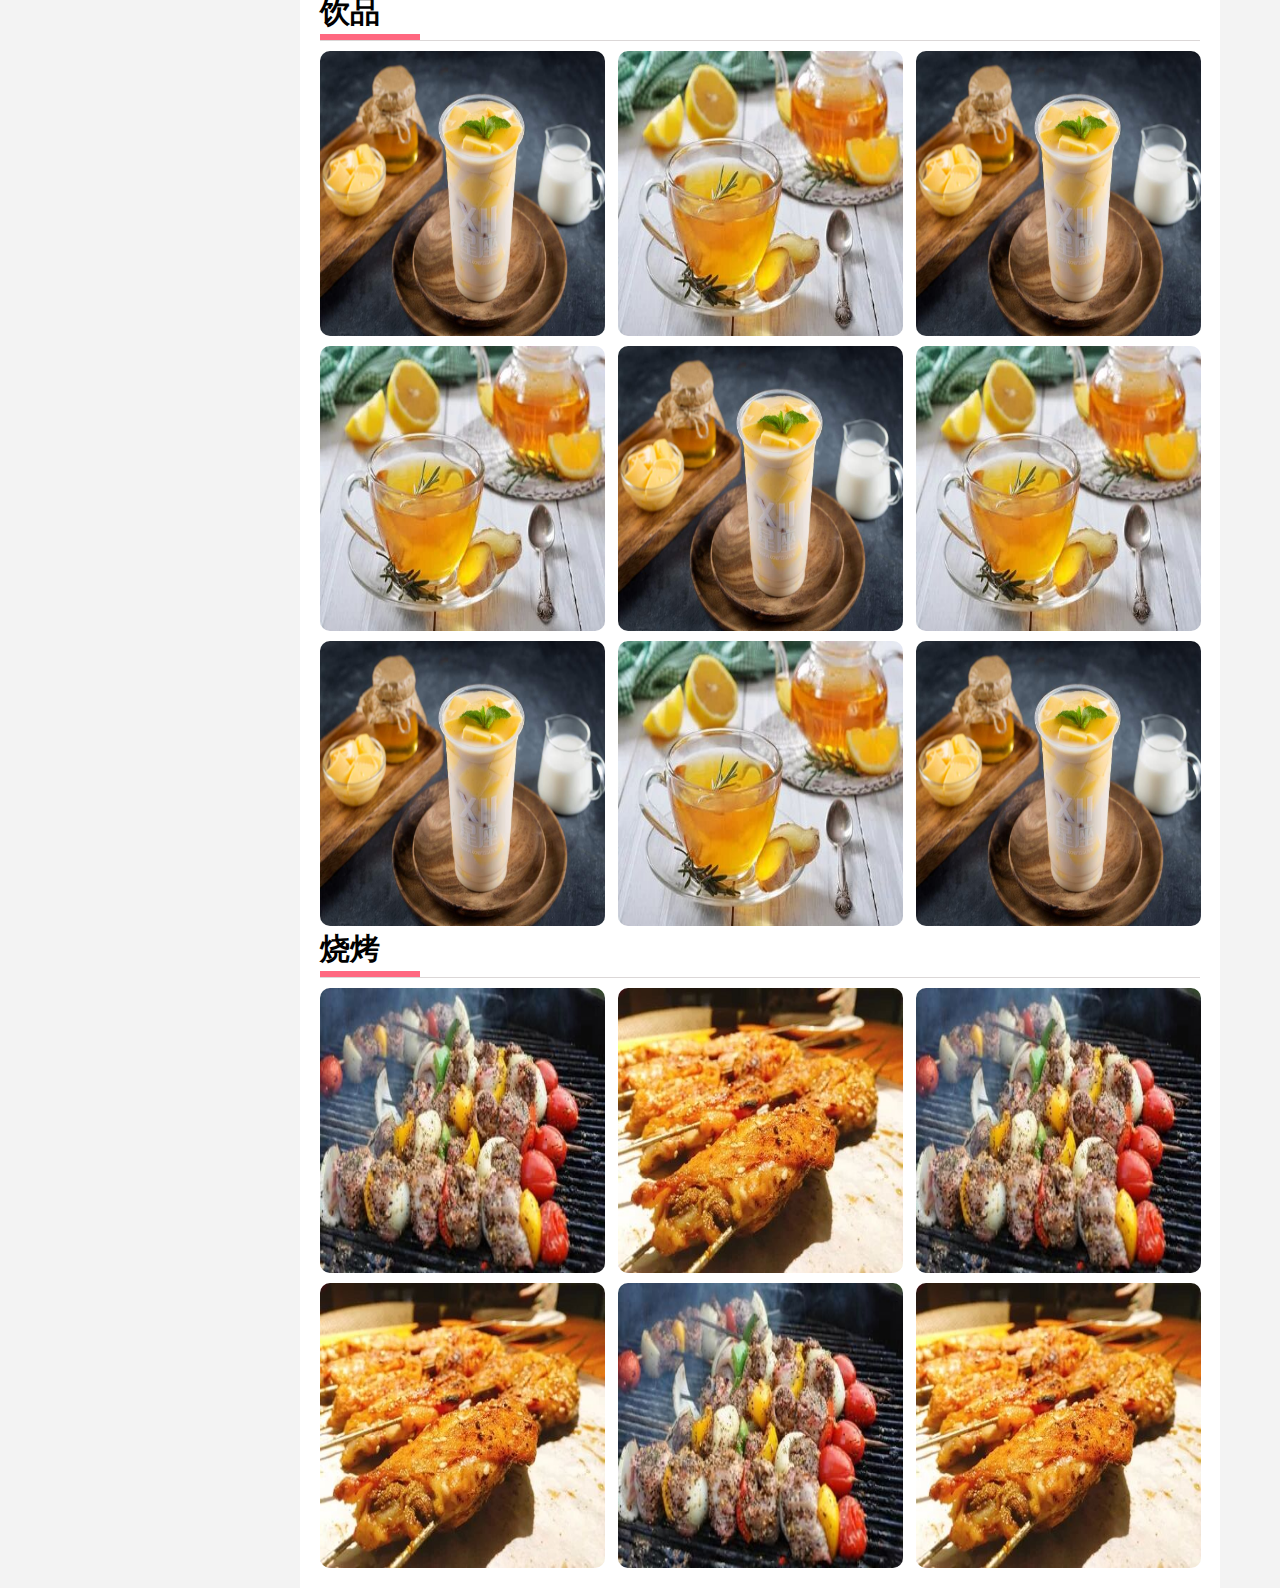
<file: html/details/details.html>
<!DOCTYPE html>
<html lang="en">
<head>
    <meta charset="UTF-8">
    <meta name="viewport" content="width=device-width, initial-scale=1.0">
    <meta http-equiv="X-UA-Compatible" content="ie=edge">
    <title>党军淇博客</title>
    <link rel="stylesheet" href="../../css/index.css">
    <link rel="stylesheet" href="../../css/body.css">
    <link rel="stylesheet" href="../../css/details.css">
</head>
<body style="background-color: #f3f3f3;">
    <div class="d_hearder">
        <!-- 左侧个人信息 -->
        <div class="d_header_left">
            <!-- 头像 -->
            <div class="img">
                <a href="../../index.html">
                    <img src="../../image/avatar.png" alt="" >
                </a>
            </div>
            <!-- 头像下的标签 -->
            <div class="d_biaoqian">
                <ul>
                    <li>
                        <p>文章</p>
                        <p>30</p>
                    </li>
                    <li>
                        <p>标签</p>
                        <p>4</p>
                    </li>
                    <li>
                        <p>分类</p>
                        <p>6</p>
                    </li>
                </ul>
            </div>
            <!-- 下面的导航 -->
            <div>
                <ul class="d_daohang">
                    <li class="" title="回到首页">
                        <a href="../../index.html" class="d_a_gray">
                            <img src="../../image/shouye.png" alt="" style="width: 22px;height: 22px;">
                            <p>回到首页</p>
                        </a>  
                    </li>
                    <li title="文章归档">
                        <a href="../../archive.html" class="d_a_gray">
                            <img src="../../image/wendang.png" alt="" style="width: 22px;height: 22px;">
                            <p>文章归档</p>
                        </a> 
                    </li>
                    <li title="关于博客">
                        <a href="../../about.html" class="d_a_gray">
                            <img src="../../image/guanyu.png" alt="" style="width: 22px;height: 22px;">
                            <p>关于博客</p>
                        </a> 
                    </li>
                    <li title="我的朋友">
                        <a href="../../firend.html" class="d_a_gray">
                            <img src="../../image/liebiao.png" alt="" style="width: 22px;height: 22px;">
                            <p>我的朋友</p>
                        </a> 
                    </li>
                </ul>
            </div>
           <!-- 社交按钮 -->
           <div class="d_daohang d_button">
            <p>社交按钮</p>
            <div>
                <div title="哔哩哔哩">
                    <a href="https://space.bilibili.com/33443890"><img src="../../image/bili.png" alt=""></a>
                </div>
                <div title="github">
                    <a href="https://github.com/yunxiw/yunxiw.github.io"><img src="../../image/github.png" alt=""></a>
                </div>
                <div title="知乎">
                    <a href="https://www.zhihu.com/"><img src="../../image/zhihu.png" alt=""></a>
                </div>
                <div title="博客">
                    <a href="https://yunxiw.github.io/"><img src="../../image/web.png" alt=""></a>
                </div>
            </div>
        </div>
            <!-- 文章分类 -->
            <div class="d_daohang d_fenlei">
                <p>文章分类</p>
                <div>
                    <a href="">
                        <div>我的作品</div>
                        <p>9</p>
                    </a>
                </div>
                <div>
                    <a href="">
                        <div>折腾笔记</div>
                        <p>7</p>
                    </a>
                </div>
                <div>
                    <a href="">
                        <div>死亡笔记</div>
                        <p>1</p>
                    </a>
                </div>
                <div>
                    <a href="">
                        <div>生活</div>
                        <p>8</p>
                    </a>
                </div>
                <div>
                    <a href="">
                        <div>知识</div>
                        <p>0</p>
                    </a>
                </div>
                <div>
                    <a href="">
                        <div>随心</div>
                        <p>5</p>
                    </a>
                </div>
            </div>

        </div >
        <!-- 右侧内容 -->
        <div class="d_header_right">
            <!-- 内容 -->
            <div class="d_detail">
                <!-- 图片内容加内部文字 -->
                <div class="d_liebiao">
                    <a href="">
                        <img src="../../image/af1eeb0e1efa396041f30567b14799e3.jpg" alt="">
                        <h1>折影の饭</h1>
                    </a>
                </div>
                <!-- 下面的按钮 -->
                <ul class="d_liebiao_ul">
                    <li>
                        <img src="../../image/riqi.png" alt="">
                        <p>2019年11月31日</p>
                    </li>
                    <li>
                        <img src="../../image/61.png" alt="">
                        <p>20 字</p>
                    </li>
                    <li>
                        <img src="../../image/shizhong.png" alt="">
                        <p>大概 1 分钟</p>
                    </li>
                    <li>
                        <img src="../../image/caidan.png" alt="">
                        <p>生活</p>
                    </li>
                </ul>
                <!-- 文字说明 -->
                <div class="d_wenzi">
                    我的一些黑暗料理~
                </div>
            </div>
            <!-- 下面的内容 -->
            <div class="d_xiangqing">
                <h1>炒菜</h1>
                <ul>
                    <li><img src="../../image/fan.jpg" alt=""></li>
                    <li><img src="../../image/tui.jpg" alt=""></li>
                    <li><img src="../../image/fan.jpg" alt=""></li>
                    <li><img src="../../image/tui.jpg" alt=""></li>
                    <li><img src="../../image/fan.jpg" alt=""></li>
                    <li><img src="../../image/tui.jpg" alt=""></li>
                    <li><img src="../../image/fan.jpg" alt=""></li>
                    <li><img src="../../image/tui.jpg" alt=""></li>
                    <li><img src="../../image/fan.jpg" alt=""></li>
                </ul>
            </div>
            <!-- 第二块图片 -->
            <div class="d_xiangqing">
                <h1>饮品</h1>
                <ul>
                    <li><img src="../../image/yinliao1.jpg" alt=""></li>
                    <li><img src="../../image/yinliao2.jpg" alt=""></li>
                    <li><img src="../../image/yinliao1.jpg" alt=""></li>
                    <li><img src="../../image/yinliao2.jpg" alt=""></li>
                    <li><img src="../../image/yinliao1.jpg" alt=""></li>
                    <li><img src="../../image/yinliao2.jpg" alt=""></li>
                    <li><img src="../../image/yinliao1.jpg" alt=""></li>
                    <li><img src="../../image/yinliao2.jpg" alt=""></li>
                    <li><img src="../../image/yinliao1.jpg" alt=""></li>
                </ul>
            </div>
            <!-- 第三块图片 -->
            <div class="d_xiangqing">
                <h1>烧烤</h1>
                <ul>
                    <li><img src="../../image/shaokao1.jpg" alt=""></li>
                    <li><img src="../../image/shaokao2.jpg" alt=""></li>
                    <li><img src="../../image/shaokao1.jpg" alt=""></li>
                    <li><img src="../../image/shaokao2.jpg" alt=""></li>
                    <li><img src="../../image/shaokao1.jpg" alt=""></li>
                    <li><img src="../../image/shaokao2.jpg" alt=""></li>
                </ul>
            </div>




        </div>
    </div>
</body>
</html>
</file>
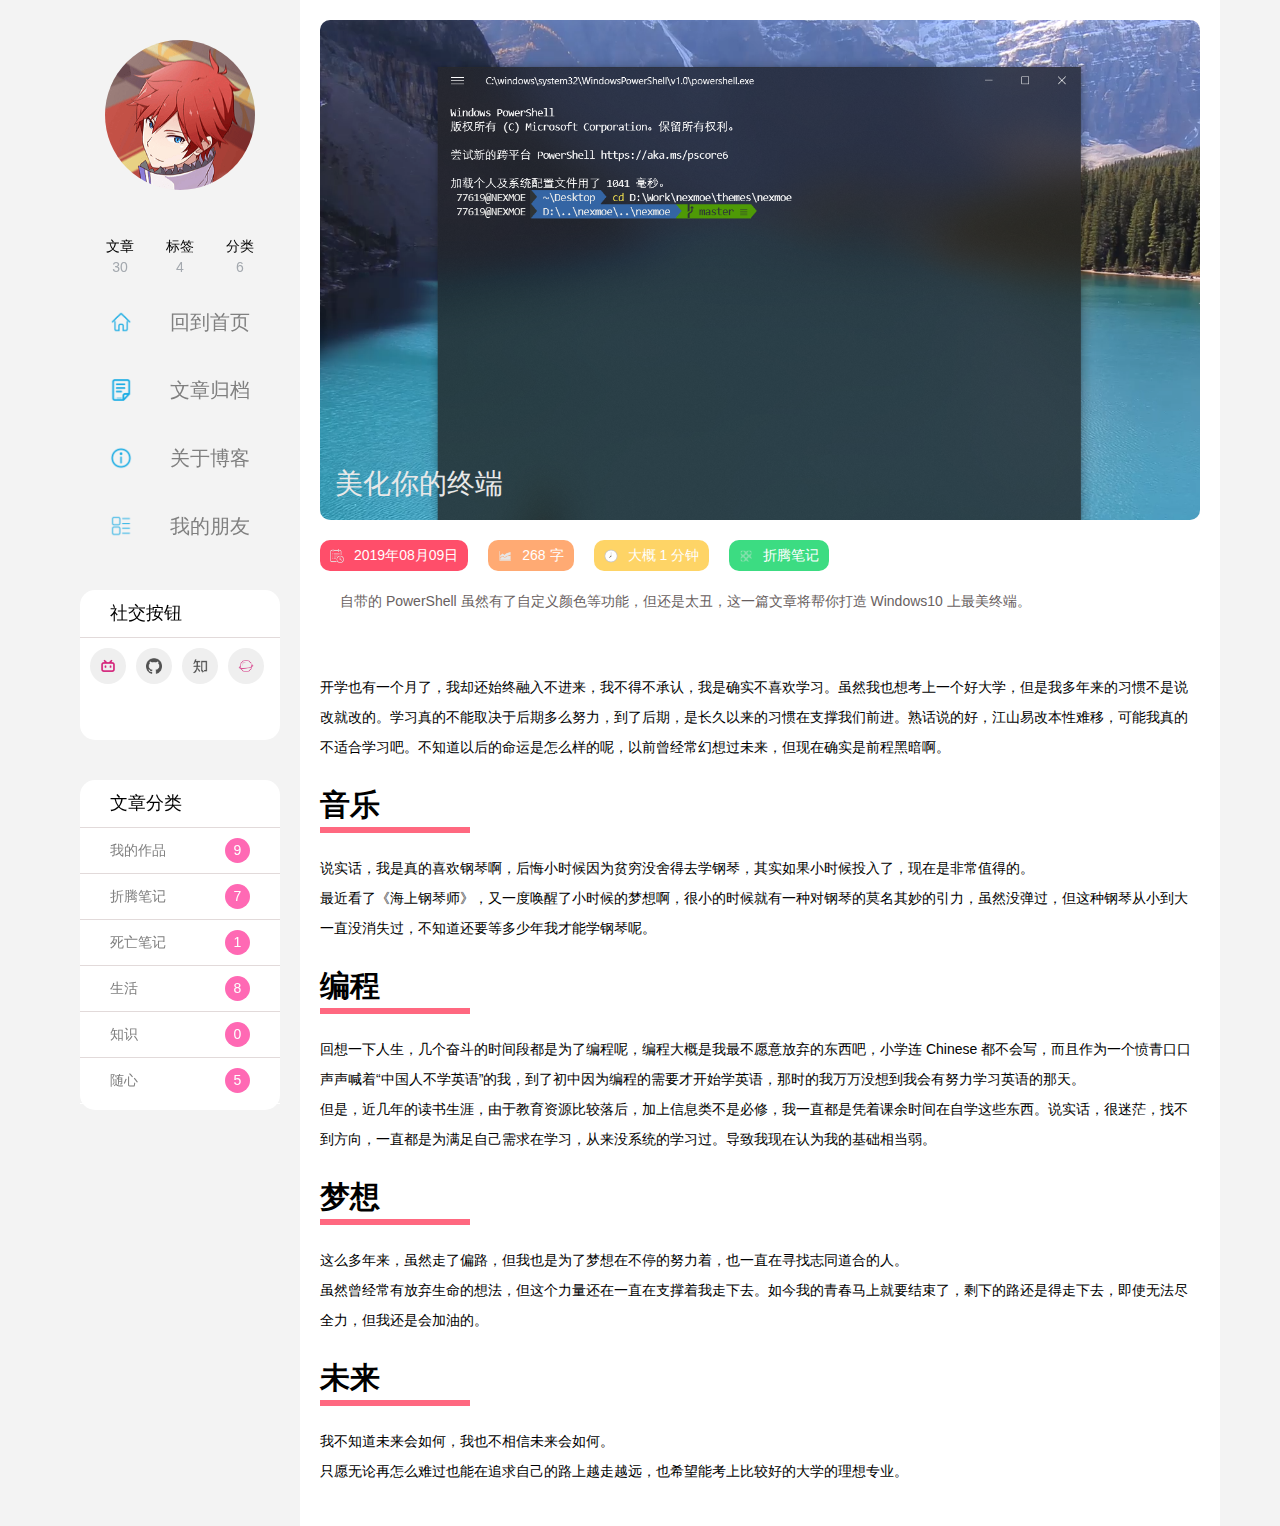
<file: html/details/details4.html>
<!DOCTYPE html>
<html lang="en">
<head>
    <meta charset="UTF-8">
    <meta name="viewport" content="width=device-width, initial-scale=1.0">
    <meta http-equiv="X-UA-Compatible" content="ie=edge">
    <title>党军淇博客</title>
    <link rel="stylesheet" href="../../css/index.css">
    <link rel="stylesheet" href="../../css/body.css">
    <link rel="stylesheet" href="../../css/details.css">
</head>
<body style="background-color: #f3f3f3;">
    <div class="d_hearder">
        <!-- 左侧个人信息 -->
        <div class="d_header_left">
            <!-- 头像 -->
            <div class="img">
                <a href="../../index.html">
                    <img src="../../image/avatar.png" alt="" >
                </a>
            </div>
            <!-- 头像下的标签 -->
            <div class="d_biaoqian">
                <ul>
                    <li>
                        <p>文章</p>
                        <p>30</p>
                    </li>
                    <li>
                        <p>标签</p>
                        <p>4</p>
                    </li>
                    <li>
                        <p>分类</p>
                        <p>6</p>
                    </li>
                </ul>
            </div>
            <!-- 下面的导航 -->
            <div>
                <ul class="d_daohang">
                    <li class="" title="回到首页">
                        <a href="../../index.html" class="d_a_gray">
                            <img src="../../image/shouye.png" alt="" style="width: 22px;height: 22px;">
                            <p>回到首页</p>
                        </a>  
                    </li>
                    <li title="文章归档">
                        <a href="../../archive.html" class="d_a_gray">
                            <img src="../../image/wendang.png" alt="" style="width: 22px;height: 22px;">
                            <p>文章归档</p>
                        </a> 
                    </li>
                    <li title="关于博客">
                        <a href="../../about.html" class="d_a_gray">
                            <img src="../../image/guanyu.png" alt="" style="width: 22px;height: 22px;">
                            <p>关于博客</p>
                        </a> 
                    </li>
                    <li title="我的朋友">
                        <a href="../../firend.html" class="d_a_gray">
                            <img src="../../image/liebiao.png" alt="" style="width: 22px;height: 22px;">
                            <p>我的朋友</p>
                        </a> 
                    </li>
                </ul>
            </div>
            <!-- 社交按钮 -->
           <div class="d_daohang d_button">
            <p>社交按钮</p>
            <div>
                <div title="哔哩哔哩">
                    <a href="https://space.bilibili.com/33443890"><img src="../../image/bili.png" alt=""></a>
                </div>
                <div title="github">
                    <a href="https://github.com/yunxiw/yunxiw.github.io"><img src="../../image/github.png" alt=""></a>
                </div>
                <div title="知乎">
                    <a href="https://www.zhihu.com/"><img src="../../image/zhihu.png" alt=""></a>
                </div>
                <div title="博客">
                    <a href="https://yunxiw.github.io/"><img src="../../image/web.png" alt=""></a>
                </div>
            </div>
        </div>
            <!-- 文章分类 -->
            <div class="d_daohang d_fenlei">
                <p>文章分类</p>
                <div>
                    <a href="">
                        <div>我的作品</div>
                        <p>9</p>
                    </a>
                </div>
                <div>
                    <a href="">
                        <div>折腾笔记</div>
                        <p>7</p>
                    </a>
                </div>
                <div>
                    <a href="">
                        <div>死亡笔记</div>
                        <p>1</p>
                    </a>
                </div>
                <div>
                    <a href="">
                        <div>生活</div>
                        <p>8</p>
                    </a>
                </div>
                <div>
                    <a href="">
                        <div>知识</div>
                        <p>0</p>
                    </a>
                </div>
                <div>
                    <a href="">
                        <div>随心</div>
                        <p>5</p>
                    </a>
                </div>
            </div>

        </div >
        <!-- 右侧内容 -->
        <div class="d_header_right">
             <!-- 第五个 -->
            <div class="d_detail">
                <!-- 图片内容加内部文字 -->
                <div class="d_liebiao">
                    <a href="">
                        <img src="../../image/pasted-12.png" alt="">
                        <h1>美化你的终端</h1>
                    </a>
                </div>
                <!-- 下面的按钮 -->
                <ul class="d_liebiao_ul">
                    <li>
                        <img src="../../image/riqi.png" alt="">
                        <p>2019年08月09日</p>
                    </li>
                    <li>
                        <img src="../../image/61.png" alt="">
                        <p>268 字</p>
                    </li>
                    <li>
                        <img src="../../image/shizhong.png" alt="">
                        <p>大概 1 分钟</p>
                    </li>
                    <li>
                        <img src="../../image/caidan.png" alt="">
                        <p>折腾笔记</p>
                    </li>
                </ul>
                <!-- 文字说明 -->
                <div class="d_wenzi">
                    自带的 PowerShell 虽然有了自定义颜色等功能，但还是太丑，这一篇文章将帮你打造 Windows10 上最美终端。
                </div>
            </div>
            <!-- 下面的内容 -->
            <div class="d_xiangqing3">
                <div>
                    开学也有一个月了，我却还始终融入不进来，我不得不承认，我是确实不喜欢学习。虽然我也想考上一个好大学，但是我多年来的习惯不是说改就改的。学习真的不能取决于后期多么努力，到了后期，是长久以来的习惯在支撑我们前进。熟话说的好，江山易改本性难移，可能我真的不适合学习吧。不知道以后的命运是怎么样的呢，以前曾经常幻想过未来，但现在确实是前程黑暗啊。
                </div>
            </div>
            <!-- 第一块 -->
            <div class="d_xiangqing3">
                <h1>音乐</h1>
                <div>说实话，我是真的喜欢钢琴啊，后悔小时候因为贫穷没舍得去学钢琴，其实如果小时候投入了，现在是非常值得的。
                   <br> 最近看了《海上钢琴师》，又一度唤醒了小时候的梦想啊，很小的时候就有一种对钢琴的莫名其妙的引力，虽然没弹过，但这种钢琴从小到大一直没消失过，不知道还要等多少年我才能学钢琴呢。</div>
            </div>
            <!-- 第二块 -->
            <div class="d_xiangqing3">
                <h1>编程</h1>
                <div>回想一下人生，几个奋斗的时间段都是为了编程呢，编程大概是我最不愿意放弃的东西吧，小学连 Chinese 都不会写，而且作为一个愤青口口声声喊着“中国人不学英语”的我，到了初中因为编程的需要才开始学英语，那时的我万万没想到我会有努力学习英语的那天。 <br>
                    但是，近几年的读书生涯，由于教育资源比较落后，加上信息类不是必修，我一直都是凭着课余时间在自学这些东西。说实话，很迷茫，找不到方向，一直都是为满足自己需求在学习，从来没系统的学习过。导致我现在认为我的基础相当弱。</div>
            </div>
            <!-- 第三块 -->
            <div class="d_xiangqing3">
                <h1>梦想</h1>
                <div>这么多年来，虽然走了偏路，但我也是为了梦想在不停的努力着，也一直在寻找志同道合的人。 <br>
                    虽然曾经常有放弃生命的想法，但这个力量还在一直在支撑着我走下去。如今我的青春马上就要结束了，剩下的路还是得走下去，即使无法尽全力，但我还是会加油的。</div>
            </div>
            <!-- 第四 -->
            <div class="d_xiangqing3">
                <h1>未来</h1>
                <div>我不知道未来会如何，我也不相信未来会如何。<br>
                    只愿无论再怎么难过也能在追求自己的路上越走越远，也希望能考上比较好的大学的理想专业。</div>
            </div>



        </div>
    </div>
</body>
</html>
</file>
<file: css/index.css>
.d_hearder{
    width: 1160px;
    margin: 0 auto;
    /* background-color: aqua; */
    /* height: 900px; */
    display: flex;
}
/* 左侧的样式 */
.d_header_left{
    width: 240px;
    height: 900px;
    /* background-color: blueviolet; */
    position: fixed;
}

.d_header_left .img{
    /* width: 80%; */
    width: 150px;
    margin: 40px auto;
}
.d_header_left .img img{
    border-radius: 50%;
    width: 150px;
    height: 150px;
}
.d_biaoqian>ul{
    padding: 0 30px;
    display: flex;
    justify-content: space-around;
    text-align: center;
}
.d_biaoqian>ul>li>p:last-child{
    color: #a3a8ae;
}
.d_daohang{
    width: 200px;
    margin: 10px auto;
}
.d_daohang>li{
    width: 100%;
    height: 48px;
    margin-top: 20px;
    padding:0 30px;
    box-sizing: border-box;
}
.d_daohang>li>a{    
    display: flex;
    justify-content: space-between;
    align-items: center;
    line-height: 48px;
    font-size: 20px;
}
.d_a_white{
    color: white;
}
.d_a_gray{
    color:gray;
}
.d_color{
    opacity: .9;
    background: #ff4e6a;
    box-shadow: 0 2px 12px #ff4e6a;
    border-radius: 10px;
    color: white;
}
.d_button{
    border-radius: 15px;
    height: 150px;
    background-color: white;
    margin-top: 40px;
}
.d_button>p{
    padding: 10px 30px;
    font-size: 18px;
    border-bottom: 1px solid #e2dada;
}
.d_button>div{
    display: flex;
    flex-wrap: wrap;
}
.d_button>div>div{
    width: 36px;
    height: 36px;
    border-radius: 50%;
    background: #efefef;
    margin-left: 10px;
    margin-top: 10px;
}
.d_button>div>div img{
    margin-top: 10px;
    margin-left: 10px;
    width: 16px;
    height: 16px;
}
.d_fenlei{
    border-radius: 15px;
    height: 330px;
    background-color: white;
    margin-top: 40px;   
}
.d_fenlei>p{
    padding: 10px 30px;
    font-size: 18px;
    border-bottom: 1px solid #e2dada;
}
.d_fenlei>div{
    padding: 10px 30px;
    border-bottom: 1px solid #e2dada;
}
.d_fenlei>div:last-child{
    border-bottom: 1px solid white;
}
.d_fenlei>div>a{
    display: flex;
    line-height: 25px;
    justify-content: space-between;
}
.d_fenlei>div>a>p{
    width: 25px;
    height: 25px;
    border-radius: 50%;
    background: hotpink;
    color: white;
    text-align: center;
}

/* 右侧的样式 */
.d_header_right{
    margin-left:240px ;
    width: 960px;
    padding: 20px;
    /* height: 1900px; */
    background-color:white;
}
.d_liebiao{
    width: 100%;
    position: relative;
    overflow: hidden;
    border-radius: 10px;
    margin-bottom: 10px;
    max-height: 500px;
    min-height: 65px;
    background-color: #eee;
}
.d_liebiao img{
    width: 100%;
    display: block;
    border-style: none;
}
.d_liebiao h1{
    position: absolute;
    bottom: 0;
    padding: 15px;
    color: #e8e8e8;
    font-size: 2em;
    width: 100%;
    box-sizing: border-box;
    text-transform: none;
    z-index: 1;
    margin: 0;
    font-weight: 400;
}
.d_liebiao_ul{
    display: flex;
    margin-right:20px;
    margin: 20px 0;
}
.d_liebiao_ul>li>img{
    width: 14px;
    height: 14px;
    margin-right: 10px;
}
.d_liebiao_ul>li{
    margin-right:20px;
    padding: 5px 10px;
    display: flex;
    align-items: center;
    color: #fff;
    border-radius: 10px;
}
.d_liebiao_ul>li:first-child{
    background: #ff4e6a;
}
.d_liebiao_ul>li:nth-child(2){
    background: #ffaa73;
}
.d_liebiao_ul>li:nth-child(3){
    background: #fed466;
}
.d_liebiao_ul>li:last-child{
    background: #3cdc82;
}
.d_wenzi{
    padding:0 20px;
    color: #695f5f;
}
.d_detail{
    margin-bottom: 40px;
}
/* 下面的换页 */
.d_fenye{
    display: flex;
    width: 200px;
    background: rgb(236, 234, 234);
    border-radius: 5px;
}
.d_fenye>li{
    width: 45px;
    height: 40px;
    text-align: center;
    line-height: 40px;
    border-radius: 5px;
    margin-left: 10px;
}
.d_fenye>li>a{
    display: block;
}
.d_fenye_color{
    color: #fff;
    background: #ff4e6a;
    opacity: .9;
    box-shadow: 0 2px 12px #ff4e6a;
}
.d_fenye_color>a{
    color: white;
}
</file>
<file: css/body.css>
/** 清除内外边距 **/
body, h1, h2, h3, h4, h5, h6, hr, p, blockquote, /* structural elements 结构元素 */
dl, dt, dd, ul, ol, li, /* list elements 列表元素 */
pre, /* text formatting elements 文本格式元素 */
form, fieldset, legend, button, input, textarea, /* form elements 表单元素 */
th, td /* table elements 表格元素 */ {
    margin: 0;
    padding: 0;
}
/** 设置默认字体 **/
body,
button, input, select, textarea /* for ie */ {
    font: 14px/1.5 tahoma, \5b8b\4f53, sans-serif;
}
h1, h2, h3, h4, h5, h6 { font-size: 100%; font-weight: normal;}
address, cite, dfn, em, var { font-style: normal; } /* 将斜体扶正 */
code, kbd, pre, samp { font-family: courier new, courier, monospace; } /* 统一等宽字体 */
small { font-size: 12px; } /* 小于 12px 的中文很难阅读, 让 small 正常化 */
/** 重置列表元素 **/
ul, ol { list-style: none; }
/** 重置文本格式元素 **/
a { text-decoration: none;color:gray }
a:hover { text-decoration: none; }
sup { vertical-align: text-top; } /* 重置, 减少对行高的影响 */
sub { vertical-align: text-bottom; }
/** 重置表单元素 **/
legend { color: #000; } /* for ie6 */
fieldset, img { border: 0; } /* img 搭车：让链接里的 img 无边框 */
button, input, select, textarea { font-size: 100%; } /* 使得表单元素在 ie 下能继承字体大小 */
/* 注：optgroup 无法扶正 */
/** 重置表格元素 **/
table { border-collapse: collapse; border-spacing: 0; }
/* 重置 HTML5 元素 */
article, aside, details, figcaption, figure, footer,header, hgroup, menu, nav, section,
summary, time, mark, audio, video {
    display: block;
    margin: 0;
    padding: 0;
}
mark { background: #ff0; }
/* 设置placeholder的默认样式 */
:-moz-placeholder {
    color: #ddd;
    opacity: 1;
}
::-moz-placeholder {
    color: #ddd;
    opacity: 1;
}
input:-ms-input-placeholder {
    color: #ddd;
    opacity: 1;
}
input::-webkit-input-placeholder {
    color: #ddd;
    opacity: 1;
}
</file>
<file: css/details.css>
.d_xiangqing>h1{
    font-size: 30px;
    font-weight: bold;
    width: 100px;
    border-bottom: 6px solid #ff4e6ad9;
    transition: width 0.5s;
}
.d_xiangqing>h1:hover{
    width: 200px;
}
.d_xiangqing>ul{
    border-top: 1px solid rgb(219, 215, 215);
    display: flex;
    flex-wrap: wrap;
    justify-content: space-between;
}
.d_xiangqing>ul>li{
    width: 284px;
    height: 285px;
    border-radius: 10px;
    margin-top: 10px;
}
.d_xiangqing>ul img{
    width: 285px;
    height: 285px;
    border-radius: 10px;
}

/* 大图 */
.d_xiangqing1>h1{
    font-size: 30px;
    font-weight: bold;
    width: 150px;
    border-bottom: 6px solid #ff4e6ad9;
    transition: width 0.5s;
}
.d_xiangqing1>h1:hover{
    width: 300px;
}
.d_xiangqing1>ul{
    border-top: 1px solid rgb(219, 215, 215);
    display: flex;
    flex-wrap: wrap;
    justify-content: space-between;
}
.d_xiangqing1>ul>li{
    width: 435px;
    height: 285px;
    border-radius: 10px;
    margin-top: 10px;
}
.d_xiangqing1>ul img{
    width: 435px;
    height: 285px;
    border-radius: 10px;
}
/* 文字 */
.d_xiangqing3>h1{
    font-size: 30px;
    font-weight: bold;
    width: 150px;
    border-bottom: 6px solid #ff4e6ad9;
    transition: width 0.5s;
}
.d_xiangqing3>h1:hover{
    width: 300px;
}
.d_xiangqing3>div{
    padding: 20px 0;
    line-height: 30px;
}
/* 文字 */
.d_xiangqing4>h1{
    font-size: 30px;
    font-weight: bold;
    width: 300px;
    border-bottom: 6px solid #ff4e6ad9;
    transition: width 0.5s;
}
.d_xiangqing4>h1:hover{
    width: 400px;
}
.d_xiangqing4>div{
    padding: 20px 0;
    line-height: 30px;
}

/* 5 */
.d_xiangqing5>h1{
    font-size: 30px;
    font-weight: bold;
    width: 200px;
    border-bottom: 6px solid #ff4e6ad9;
    transition: width 0.5s;
    margin-top:40px ;
}
.d_xiangqing5>h1:hover{
    width: 300px;
}
.d_xiangqing5>ul{
    border-top: 1px solid rgb(219, 215, 215);
    display: flex;
    flex-wrap: wrap;
    justify-content: space-between;
}
.d_xiangqing5>ul>li{
    width: 170px;
    height: 200px;
    border-radius: 10px;
    margin-top: 10px;
    text-align: center;
}
.d_xiangqing5>ul img{
    width: 170px;
    height: 170px;
    border-radius: 10px;
}
.d_input{
    display: flex;
    align-items: center;
}
.d_input>div{
    width: 80px;
}
.d_input>input{
    padding: 10px;
    border-radius: 10px;
    border: 1px solid black;
}
.d_input_box{
    margin-top: 20px;
    margin-left: 50px;
    width: 400px;
    border: 1px solid red;
    border-radius: 20px;
    padding: 40px!important;
    line-height: 40px;
}
.d_input_box>div{
    margin-top: 20px;
}
button{
    width: 100px;
    height: 50px;
    line-height: 50px;
    text-align: center;
    border-radius: 10px;
    border: 1px solid greenyellow;
    background: #2080f7;
    font-size: 24px;
    color: white;
}
button>a{
    color: white;
}
.d_span>div>span:last-child{
    color: #f504f5;
    font-size: 20px;
}
</file>
